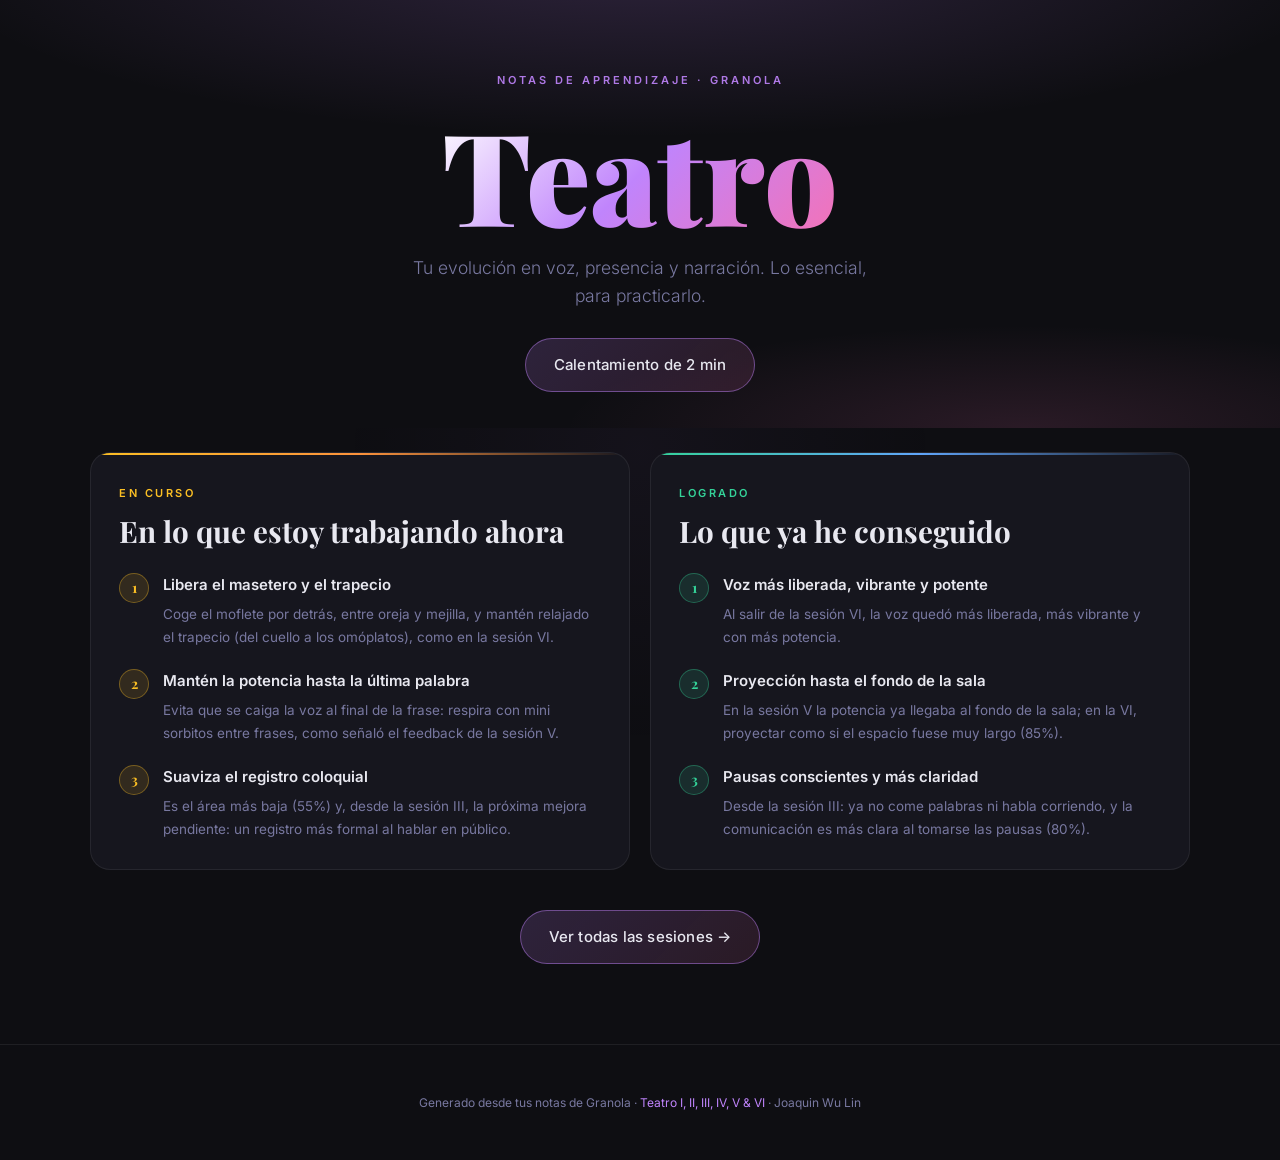
<file: index.html>
<!DOCTYPE html>
<html lang="es">
<head>
  <meta charset="UTF-8">
  <meta name="viewport" content="width=device-width, initial-scale=1.0">
  <title>Teatro — Ahora</title>
  <link rel="preconnect" href="https://fonts.googleapis.com">
  <link rel="preconnect" href="https://fonts.gstatic.com" crossorigin>
  <link rel="stylesheet" href="https://fonts.googleapis.com/css2?family=Playfair+Display:wght@400;700;900&family=Inter:wght@300;400;500;600&display=swap">
  <link rel="stylesheet" href="styles.css?v=dca54229">
</head>
<body>

<div class="spotlight" id="spotlight"></div>

<section class="hero hero-compact">
  <p class="hero-label">Notas de Aprendizaje · Granola</p>
  <h1>Teatro</h1>
  <p class="hero-sub">Tu evolución en voz, presencia y narración. Lo esencial, para practicarlo.</p>
  <a class="cta-button" href="calentamiento.html" style="margin-top:28px">Calentamiento de 2 min</a>
</section>

<section class="now-section">
  <div class="now-inner">
    <div class="now-grid">

      <div class="now-card working">
        <p class="now-kicker">En curso</p>
        <h2>En lo que estoy trabajando ahora</h2>
        <ol class="now-list">
          <li>
            <strong>Libera el masetero y el trapecio</strong>
            <p>Coge el moflete por detrás, entre oreja y mejilla, y mantén relajado el trapecio (del cuello a los omóplatos), como en la sesión VI.</p>
          </li>
          <li>
            <strong>Mantén la potencia hasta la última palabra</strong>
            <p>Evita que se caiga la voz al final de la frase: respira con mini sorbitos entre frases, como señaló el feedback de la sesión V.</p>
          </li>
          <li>
            <strong>Suaviza el registro coloquial</strong>
            <p>Es el área más baja (55%) y, desde la sesión III, la próxima mejora pendiente: un registro más formal al hablar en público.</p>
          </li>
        </ol>
      </div>

      <div class="now-card done">
        <p class="now-kicker">Logrado</p>
        <h2>Lo que ya he conseguido</h2>
        <ol class="now-list">
          <li>
            <strong>Voz más liberada, vibrante y potente</strong>
            <p>Al salir de la sesión VI, la voz quedó más liberada, más vibrante y con más potencia.</p>
          </li>
          <li>
            <strong>Proyección hasta el fondo de la sala</strong>
            <p>En la sesión V la potencia ya llegaba al fondo de la sala; en la VI, proyectar como si el espacio fuese muy largo (85%).</p>
          </li>
          <li>
            <strong>Pausas conscientes y más claridad</strong>
            <p>Desde la sesión III: ya no come palabras ni habla corriendo, y la comunicación es más clara al tomarse las pausas (80%).</p>
          </li>
        </ol>
      </div>

    </div>

    <a class="cta-button" href="sesiones.html">Ver todas las sesiones →</a>
  </div>
</section>

<footer>
  Generado desde tus notas de Granola · <span>Teatro I, II, III, IV, V &amp; VI</span> · Joaquin Wu Lin
</footer>

<script>
  const spotlight = document.getElementById('spotlight');
  document.addEventListener('mousemove', e => {
    spotlight.style.setProperty('--mx', e.clientX + 'px');
    spotlight.style.setProperty('--my', e.clientY + 'px');
  });
</script>
</body>
</html>
</file>
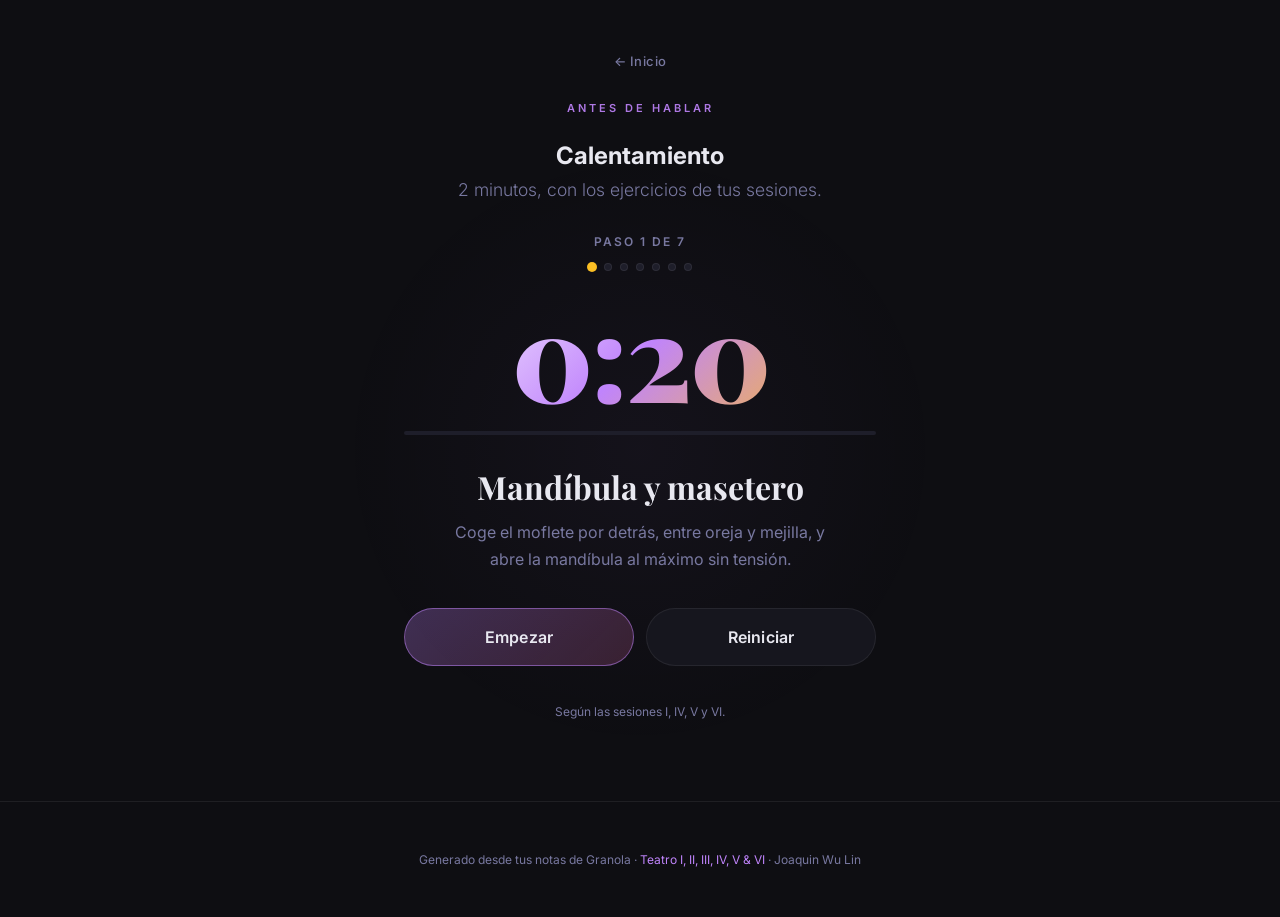
<file: calentamiento.html>
<!DOCTYPE html>
<html lang="es">
<head>
  <meta charset="UTF-8">
  <meta name="viewport" content="width=device-width, initial-scale=1.0, viewport-fit=cover">
  <meta name="theme-color" content="#0e0e12">
  <title>Teatro — Calentamiento de 2 min</title>
  <link rel="preconnect" href="https://fonts.googleapis.com">
  <link rel="preconnect" href="https://fonts.gstatic.com" crossorigin>
  <link rel="stylesheet" href="https://fonts.googleapis.com/css2?family=Playfair+Display:wght@400;700;900&family=Inter:wght@300;400;500;600&display=swap">
  <link rel="stylesheet" href="styles.css?v=dca54229">
  <style>
    .wu {
      max-width: 520px;
      margin: 0 auto;
      padding: 48px 24px 80px;
      padding-bottom: calc(80px + env(safe-area-inset-bottom, 0px));
      text-align: center;
      position: relative;
      z-index: 1;
    }
    .wu .hero-sub { margin-bottom: 28px; max-width: none; }
    .wu-progress {
      font-size: 12px;
      font-weight: 600;
      letter-spacing: 2px;
      text-transform: uppercase;
      color: var(--muted);
      margin-bottom: 12px;
    }
    .wu-dots {
      display: flex;
      justify-content: center;
      gap: 8px;
      margin-bottom: 28px;
    }
    .wu-dot {
      width: 8px;
      height: 8px;
      border-radius: 50%;
      background: var(--surface2);
      border: 1px solid var(--border);
    }
    .wu-dot.done {
      background: var(--accent4);
      border-color: rgba(52,211,153,0.5);
    }
    .wu-dot.current {
      background: var(--accent6);
      border-color: rgba(251,191,36,0.6);
      transform: scale(1.25);
    }
    .wu-timer {
      font-family: 'Playfair Display', serif;
      font-weight: 900;
      font-size: clamp(5rem, 26vw, 7.5rem);
      line-height: 0.9;
      letter-spacing: -2px;
      background: linear-gradient(135deg, #fff 0%, var(--accent1) 50%, var(--accent6) 100%);
      -webkit-background-clip: text;
      -webkit-text-fill-color: transparent;
      background-clip: text;
      margin: 8px 0 24px;
      user-select: none;
      font-variant-numeric: tabular-nums;
    }
    .wu-bar {
      width: 100%;
      height: 4px;
      background: var(--surface2);
      border-radius: 999px;
      overflow: hidden;
      margin: 0 0 32px;
    }
    .wu-bar > span {
      display: block;
      height: 100%;
      width: 0%;
      background: linear-gradient(90deg, var(--accent1), var(--accent6));
      border-radius: inherit;
    }
    .wu-title {
      font-family: 'Playfair Display', serif;
      font-size: clamp(1.5rem, 6vw, 2rem);
      font-weight: 700;
      line-height: 1.25;
      margin-bottom: 12px;
      color: var(--text);
    }
    .wu-text {
      font-size: 16px;
      line-height: 1.65;
      color: var(--muted);
      margin: 0 auto 36px;
      max-width: 400px;
    }
    .wu-controls {
      display: flex;
      gap: 12px;
    }
    .wu-btn {
      flex: 1;
      min-height: 56px;
      padding: 14px 20px;
      border-radius: 999px;
      font-family: 'Inter', sans-serif;
      font-size: 16px;
      font-weight: 600;
      letter-spacing: 0.2px;
      border: 1px solid var(--border);
      background: var(--surface);
      color: var(--text);
      cursor: pointer;
      touch-action: manipulation;
      -webkit-tap-highlight-color: transparent;
    }
    .wu-btn.primary {
      background: linear-gradient(135deg, rgba(192,132,252,0.28), rgba(244,114,182,0.18));
      border-color: rgba(192,132,252,0.5);
    }
    .wu-btn:active { transform: scale(0.98); }
    .wu-btn:disabled { opacity: 0.4; pointer-events: none; }
    .wu-source {
      margin-top: 36px;
      font-size: 12px;
      color: var(--muted);
    }
    .wu.is-done .wu-timer { font-size: clamp(2.4rem, 10vw, 3.2rem); letter-spacing: 0; }
    @media (min-width: 640px) {
      .wu-btn { min-height: 58px; }
    }
  </style>
</head>
<body>

<div class="spotlight" id="spotlight"></div>

<section class="wu" id="warmup">
  <a class="page-nav" href="index.html">← Inicio</a>
  <p class="hero-label">Antes de hablar</p>
  <h1>Calentamiento</h1>
  <p class="hero-sub">2 minutos, con los ejercicios de tus sesiones.</p>

  <p class="wu-progress">Paso <span id="stepNum">1</span> de <span id="stepTotal">7</span></p>
  <div class="wu-dots" id="dots" aria-hidden="true"></div>

  <div class="wu-timer" id="timer" aria-live="polite">0:20</div>
  <div class="wu-bar" aria-hidden="true"><span id="bar"></span></div>
  <h2 class="wu-title" id="stepTitle"></h2>
  <p class="wu-text" id="stepText"></p>

  <div class="wu-controls">
    <button class="wu-btn primary" id="btnStart" type="button">Empezar</button>
    <button class="wu-btn" id="btnReset" type="button">Reiniciar</button>
  </div>
  <p class="wu-source">Según las sesiones I, IV, V y VI.</p>
</section>

<footer>
  Generado desde tus notas de Granola · <span>Teatro I, II, III, IV, V &amp; VI</span> · Joaquin Wu Lin
</footer>

<script>
  const STEPS = [
    {
      name: 'Mandíbula y masetero',
      text: 'Coge el moflete por detrás, entre oreja y mejilla, y abre la mandíbula al máximo sin tensión.',
      seconds: 20
    },
    {
      name: 'Relaja el trapecio',
      text: 'Sube el brazo y déjalo caer sin tensión. Enfócate solo en subirlo; debe caer solo.',
      seconds: 15
    },
    {
      name: 'Respiración',
      text: 'Respira por la boca: es más eficiente que por la nariz. El aire es la “gasolina” que proyecta el mensaje; coge mini sorbitos.',
      seconds: 15
    },
    {
      name: 'Diafragma: pose Superwoman',
      text: 'Ponte en pose Superwoman y haz el sonido “CH” (y “TS”) para activar y sentir el diafragma. Si solo haces uno, este.',
      seconds: 25
    },
    {
      name: 'Resonancia',
      text: 'Rumia como si saborearas algo y haz el sonido “OM” para sentir el retumbe en la caja torácica. Deja la lengua relajada.',
      seconds: 15
    },
    {
      name: 'Articulación',
      text: 'Mastica exageradamente como “degustando algo”. Sopla haciendo “BR” para que los labios queden sueltos y activos.',
      seconds: 15
    },
    {
      name: 'Proyección',
      text: 'Proyecta la voz como si el espacio fuese muy largo, hacia la última persona de la sala. Cuerpo fluido, “be like water”.',
      seconds: 15
    }
  ];

  const els = {
    wrap: document.getElementById('warmup'),
    stepNum: document.getElementById('stepNum'),
    stepTotal: document.getElementById('stepTotal'),
    dots: document.getElementById('dots'),
    timer: document.getElementById('timer'),
    bar: document.getElementById('bar'),
    title: document.getElementById('stepTitle'),
    text: document.getElementById('stepText'),
    start: document.getElementById('btnStart'),
    reset: document.getElementById('btnReset')
  };

  els.stepTotal.textContent = String(STEPS.length);

  let index = 0;
  let remaining = STEPS[0].seconds;
  let running = false;
  let raf = 0;
  let lastTs = 0;
  let audioCtx = null;
  let wakeLock = null;

  function format(sec) {
    const s = Math.max(0, Math.ceil(sec));
    const m = Math.floor(s / 60);
    const r = s % 60;
    return m + ':' + String(r).padStart(2, '0');
  }

  function render(done) {
    const step = STEPS[index];
    els.stepNum.textContent = String(index + 1);
    els.title.textContent = done ? 'Calentamiento terminado' : step.name;
    els.text.textContent = done
      ? 'Si te queda una cosa: mantén el diafragma activo y respira entre frases para llegar con fuerza hasta la última fila.'
      : step.text;
    els.timer.textContent = done ? 'Listo' : format(remaining);
    els.wrap.classList.toggle('is-done', !!done);
    els.start.textContent = running ? 'Pausar' : (index === 0 && remaining === STEPS[0].seconds ? 'Empezar' : (done ? 'Otra vez' : 'Seguir'));
    els.dots.innerHTML = STEPS.map((_, i) => {
      const cls = done || i < index ? 'done' : (i === index ? 'current' : '');
      return '<span class="wu-dot ' + cls + '"></span>';
    }).join('');
    const total = STEPS.reduce((a, s) => a + s.seconds, 0);
    const elapsed = STEPS.slice(0, index).reduce((a, s) => a + s.seconds, 0) + (done ? step.seconds : (step.seconds - remaining));
    els.bar.style.width = Math.min(100, (elapsed / total) * 100) + '%';
  }

  function cue(final) {
    if (navigator.vibrate) {
      try { navigator.vibrate(final ? [160, 80, 200] : 180); } catch (e) {}
    }
    try {
      if (!audioCtx) return;
      if (audioCtx.state === 'suspended') audioCtx.resume();
      const now = audioCtx.currentTime;
      const beep = (freq, start, dur, vol) => {
        const osc = audioCtx.createOscillator();
        const gain = audioCtx.createGain();
        osc.type = 'sine';
        osc.frequency.setValueAtTime(freq, now + start);
        gain.gain.setValueAtTime(0.0001, now + start);
        gain.gain.exponentialRampToValueAtTime(vol, now + start + 0.02);
        gain.gain.exponentialRampToValueAtTime(0.0001, now + start + dur);
        osc.connect(gain);
        gain.connect(audioCtx.destination);
        osc.start(now + start);
        osc.stop(now + start + dur + 0.02);
      };
      if (final) {
        beep(392, 0, 0.18, 0.07);
        beep(523.25, 0.2, 0.28, 0.08);
      } else {
        beep(523.25, 0, 0.22, 0.07);
      }
    } catch (e) {}
  }

  async function lockScreen() {
    try {
      if ('wakeLock' in navigator) {
        wakeLock = await navigator.wakeLock.request('screen');
      }
    } catch (e) { wakeLock = null; }
  }

  async function unlockScreen() {
    try { if (wakeLock) await wakeLock.release(); } catch (e) {}
    wakeLock = null;
  }

  function ensureAudio() {
    if (!audioCtx) {
      const Ctx = window.AudioContext || window.webkitAudioContext;
      if (Ctx) audioCtx = new Ctx();
    }
    if (audioCtx && audioCtx.state === 'suspended') audioCtx.resume();
  }

  function tick(ts) {
    if (!running) return;
    if (!lastTs) lastTs = ts;
    const dt = Math.min(0.1, (ts - lastTs) / 1000);
    lastTs = ts;
    remaining -= dt;
    if (remaining <= 0) {
      if (index < STEPS.length - 1) {
        index += 1;
        remaining = STEPS[index].seconds;
        cue(false);
        render(false);
      } else {
        remaining = 0;
        running = false;
        unlockScreen();
        cue(true);
        render(true);
        return;
      }
    } else {
      render(false);
    }
    raf = requestAnimationFrame(tick);
  }

  function play() {
    if (els.wrap.classList.contains('is-done')) {
      index = 0;
      remaining = STEPS[0].seconds;
    }
    ensureAudio();
    running = true;
    lastTs = 0;
    lockScreen();
    render(false);
    raf = requestAnimationFrame(tick);
  }

  function pause() {
    running = false;
    if (raf) cancelAnimationFrame(raf);
    lastTs = 0;
    unlockScreen();
    render(false);
  }

  function reset() {
    running = false;
    if (raf) cancelAnimationFrame(raf);
    lastTs = 0;
    index = 0;
    remaining = STEPS[0].seconds;
    unlockScreen();
    render(false);
  }

  els.start.addEventListener('click', () => {
    if (running) pause();
    else play();
  });
  els.reset.addEventListener('click', reset);

  document.addEventListener('visibilitychange', () => {
    if (document.visibilityState === 'visible' && running) lockScreen();
  });

  const spotlight = document.getElementById('spotlight');
  document.addEventListener('mousemove', e => {
    spotlight.style.setProperty('--mx', e.clientX + 'px');
    spotlight.style.setProperty('--my', e.clientY + 'px');
  });

  render(false);
</script>
</body>
</html>
</file>
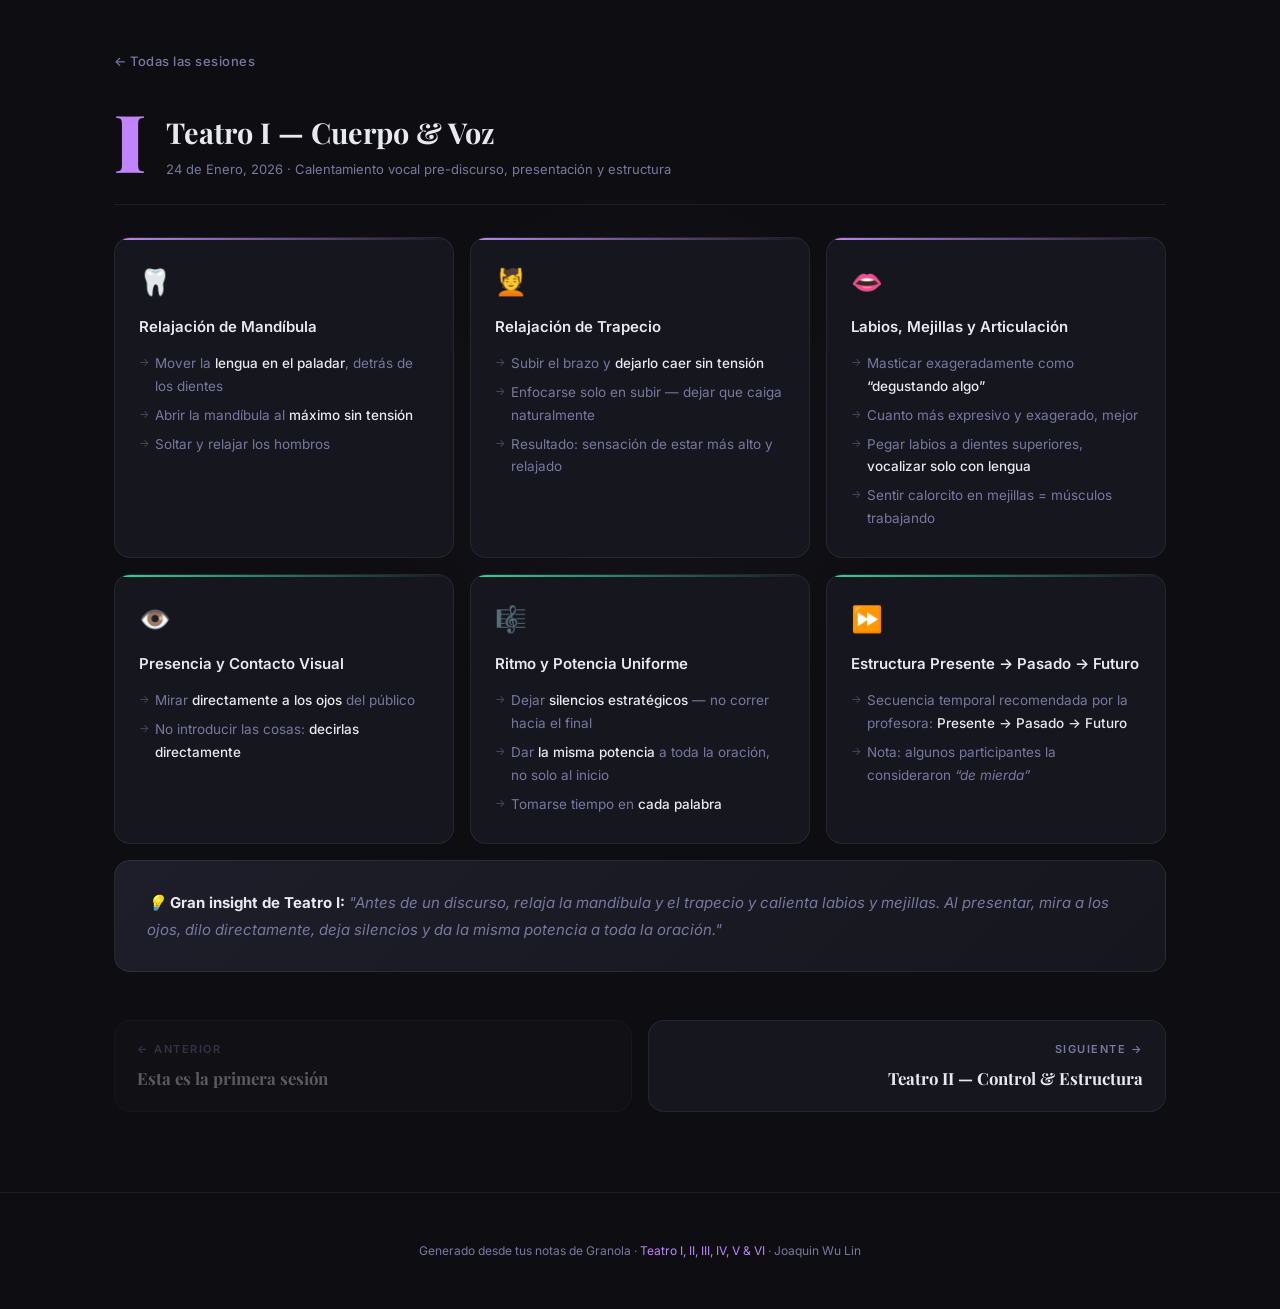
<file: sesion-1.html>
<!DOCTYPE html>
<html lang="es">
<head>
  <meta charset="UTF-8">
  <meta name="viewport" content="width=device-width, initial-scale=1.0">
  <title>Teatro I — Cuerpo & Voz</title>
  <link rel="preconnect" href="https://fonts.googleapis.com">
  <link rel="preconnect" href="https://fonts.gstatic.com" crossorigin>
  <link rel="stylesheet" href="https://fonts.googleapis.com/css2?family=Playfair+Display:wght@400;700;900&family=Inter:wght@300;400;500;600&display=swap">
  <link rel="stylesheet" href="styles.css?v=dca54229">
</head>
<body>

<div class="spotlight" id="spotlight"></div>

<section class="detail-page">
  <a class="page-nav" href="sesiones.html">← Todas las sesiones</a>
  <div class="session-block">
    <div class="session-header">
      <div class="session-roman i">I</div>
      <div class="session-meta">
        <h2>Teatro I — Cuerpo & Voz</h2>
        <p>24 de Enero, 2026 · Calentamiento vocal pre-discurso, presentación y estructura</p>
      </div>
    </div>

    <div class="cards-grid">

      <div class="card purple">
        <span class="card-icon">🦷</span>
        <div class="card-title">Relajación de Mandíbula</div>
        <div class="card-body">
          <ul>
            <li>Mover la <strong>lengua en el paladar</strong>, detrás de los dientes</li>
            <li>Abrir la mandíbula al <strong>máximo sin tensión</strong></li>
            <li>Soltar y relajar los hombros</li>
          </ul>
        </div>
      </div>

      <div class="card purple">
        <span class="card-icon">💆</span>
        <div class="card-title">Relajación de Trapecio</div>
        <div class="card-body">
          <ul>
            <li>Subir el brazo y <strong>dejarlo caer sin tensión</strong></li>
            <li>Enfocarse solo en subir — dejar que caiga naturalmente</li>
            <li>Resultado: sensación de estar más alto y relajado</li>
          </ul>
        </div>
      </div>

      <div class="card purple">
        <span class="card-icon">👄</span>
        <div class="card-title">Labios, Mejillas y Articulación</div>
        <div class="card-body">
          <ul>
            <li>Masticar exageradamente como <strong>“degustando algo”</strong></li>
            <li>Cuanto más expresivo y exagerado, mejor</li>
            <li>Pegar labios a dientes superiores, <strong>vocalizar solo con lengua</strong></li>
            <li>Sentir calorcito en mejillas = músculos trabajando</li>
          </ul>
        </div>
      </div>

      <div class="card green">
        <span class="card-icon">👁️</span>
        <div class="card-title">Presencia y Contacto Visual</div>
        <div class="card-body">
          <ul>
            <li>Mirar <strong>directamente a los ojos</strong> del público</li>
            <li>No introducir las cosas: <strong>decirlas directamente</strong></li>
          </ul>
        </div>
      </div>

      <div class="card green">
        <span class="card-icon">🎼</span>
        <div class="card-title">Ritmo y Potencia Uniforme</div>
        <div class="card-body">
          <ul>
            <li>Dejar <strong>silencios estratégicos</strong> — no correr hacia el final</li>
            <li>Dar <strong>la misma potencia</strong> a toda la oración, no solo al inicio</li>
            <li>Tomarse tiempo en <strong>cada palabra</strong></li>
          </ul>
        </div>
      </div>

      <div class="card green">
        <span class="card-icon">⏩</span>
        <div class="card-title">Estructura Presente → Pasado → Futuro</div>
        <div class="card-body">
          <ul>
            <li>Secuencia temporal recomendada por la profesora: <strong>Presente → Pasado → Futuro</strong></li>
            <li>Nota: algunos participantes la consideraron <em>“de mierda”</em></li>
          </ul>
        </div>
      </div>

      <div class="highlight-card">
        💡 <strong>Gran insight de Teatro I:</strong> "Antes de un discurso, relaja la mandíbula y el trapecio y calienta labios y mejillas. Al presentar, mira a los ojos, dilo directamente, deja silencios y da la misma potencia a toda la oración."
      </div>

    </div>
  </div>

  <nav class="session-pager">
    <span class="pager-link prev disabled">
      <span class="pager-dir">← Anterior</span>
      <span class="pager-title">Esta es la primera sesión</span>
    </span>
    <a class="pager-link next" href="sesion-2.html">
      <span class="pager-dir">Siguiente →</span>
      <span class="pager-title">Teatro II — Control & Estructura</span>
    </a>
  </nav>
</section>

<footer>
  Generado desde tus notas de Granola · <span>Teatro I, II, III, IV, V & VI</span> · Joaquin Wu Lin
</footer>

<script>
  const spotlight = document.getElementById('spotlight');
  document.addEventListener('mousemove', e => {
    spotlight.style.setProperty('--mx', e.clientX + 'px');
    spotlight.style.setProperty('--my', e.clientY + 'px');
  });
</script>
</body>
</html>
</file>
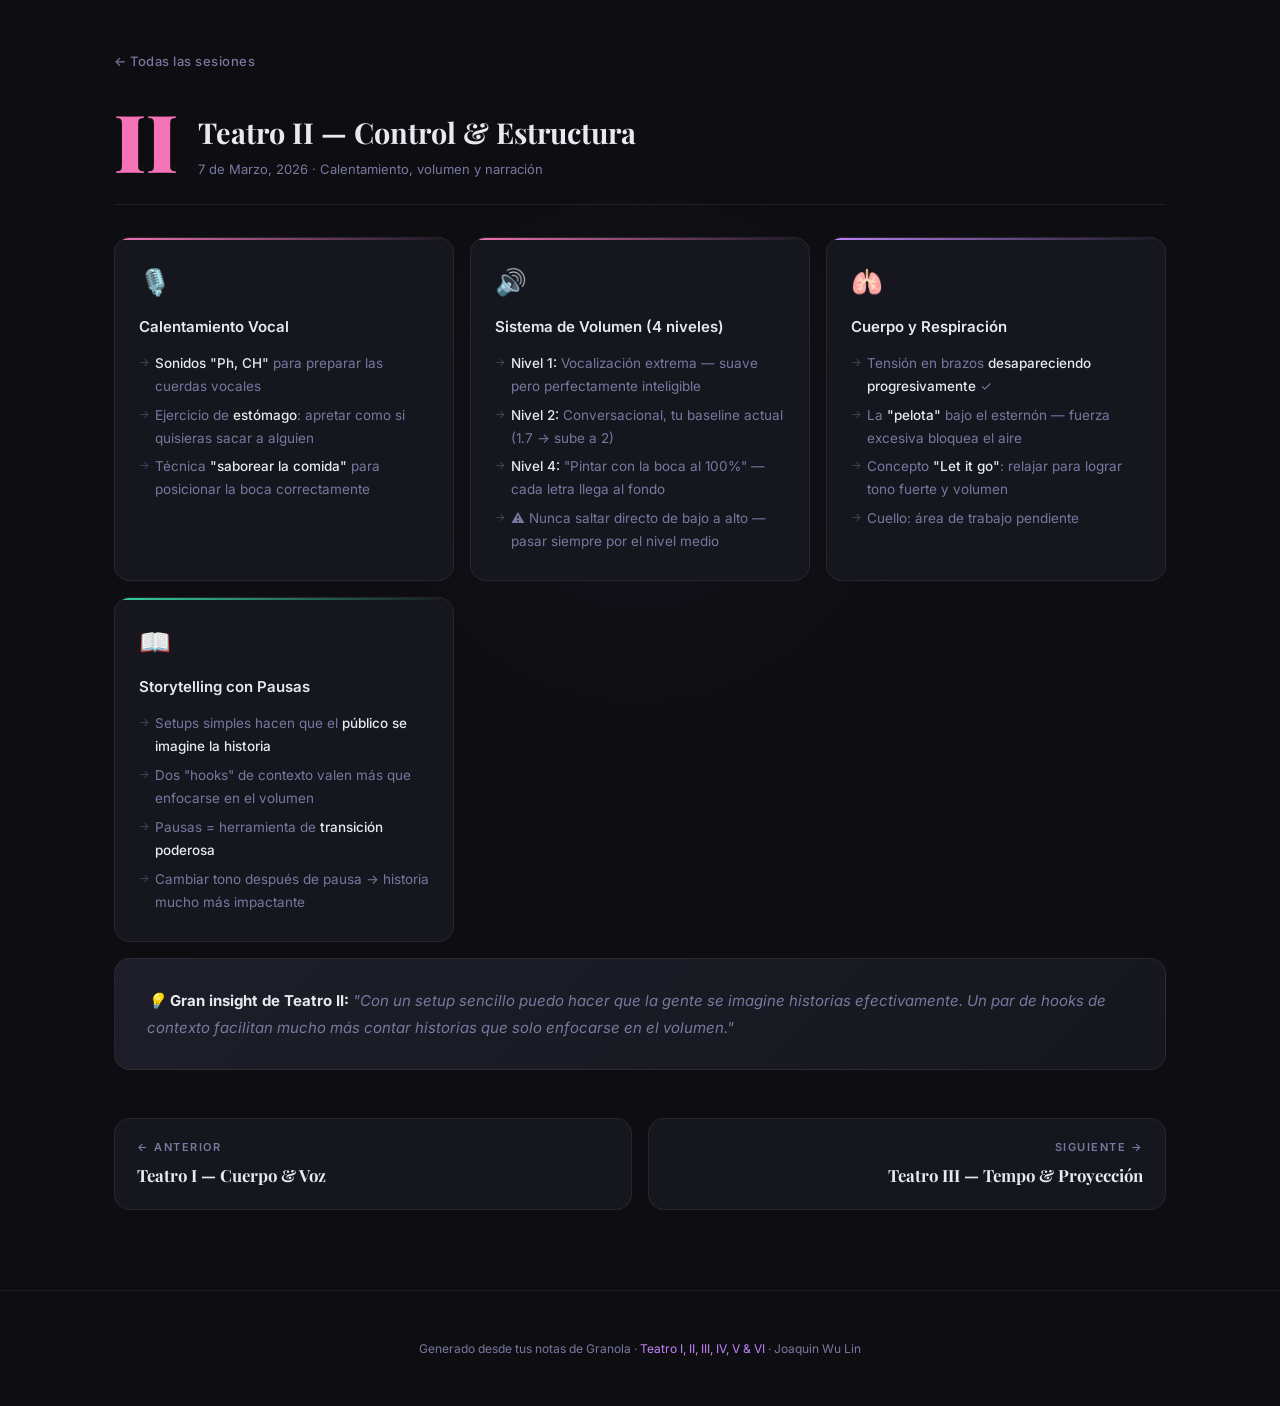
<file: sesion-2.html>
<!DOCTYPE html>
<html lang="es">
<head>
  <meta charset="UTF-8">
  <meta name="viewport" content="width=device-width, initial-scale=1.0">
  <title>Teatro II — Control & Estructura</title>
  <link rel="preconnect" href="https://fonts.googleapis.com">
  <link rel="preconnect" href="https://fonts.gstatic.com" crossorigin>
  <link rel="stylesheet" href="https://fonts.googleapis.com/css2?family=Playfair+Display:wght@400;700;900&family=Inter:wght@300;400;500;600&display=swap">
  <link rel="stylesheet" href="styles.css?v=dca54229">
</head>
<body>

<div class="spotlight" id="spotlight"></div>

<section class="detail-page">
  <a class="page-nav" href="sesiones.html">← Todas las sesiones</a>
  <div class="session-block">
    <div class="session-header">
      <div class="session-roman ii">II</div>
      <div class="session-meta">
        <h2>Teatro II — Control & Estructura</h2>
        <p>7 de Marzo, 2026 · Calentamiento, volumen y narración</p>
      </div>
    </div>

    <div class="cards-grid">

      <div class="card pink">
        <span class="card-icon">🎙️</span>
        <div class="card-title">Calentamiento Vocal</div>
        <div class="card-body">
          <ul>
            <li><strong>Sonidos "Ph, CH"</strong> para preparar las cuerdas vocales</li>
            <li>Ejercicio de <strong>estómago</strong>: apretar como si quisieras sacar a alguien</li>
            <li>Técnica <strong>"saborear la comida"</strong> para posicionar la boca correctamente</li>
          </ul>
        </div>
      </div>

      <div class="card pink">
        <span class="card-icon">🔊</span>
        <div class="card-title">Sistema de Volumen (4 niveles)</div>
        <div class="card-body">
          <ul>
            <li><strong>Nivel 1:</strong> Vocalización extrema — suave pero perfectamente inteligible</li>
            <li><strong>Nivel 2:</strong> Conversacional, tu baseline actual (1.7 → sube a 2)</li>
            <li><strong>Nivel 4:</strong> "Pintar con la boca al 100%" — cada letra llega al fondo</li>
            <li>⚠️ Nunca saltar directo de bajo a alto — pasar siempre por el nivel medio</li>
          </ul>
        </div>
      </div>

      <div class="card purple">
        <span class="card-icon">🫁</span>
        <div class="card-title">Cuerpo y Respiración</div>
        <div class="card-body">
          <ul>
            <li>Tensión en brazos <strong>desapareciendo progresivamente</strong> ✓</li>
            <li>La <strong>"pelota"</strong> bajo el esternón — fuerza excesiva bloquea el aire</li>
            <li>Concepto <strong>"Let it go"</strong>: relajar para lograr tono fuerte y volumen</li>
            <li>Cuello: área de trabajo pendiente</li>
          </ul>
        </div>
      </div>

      <div class="card green">
        <span class="card-icon">📖</span>
        <div class="card-title">Storytelling con Pausas</div>
        <div class="card-body">
          <ul>
            <li>Setups simples hacen que el <strong>público se imagine la historia</strong></li>
            <li>Dos "hooks" de contexto valen más que enfocarse en el volumen</li>
            <li>Pausas = herramienta de <strong>transición poderosa</strong></li>
            <li>Cambiar tono después de pausa → historia mucho más impactante</li>
          </ul>
        </div>
      </div>

      <div class="highlight-card">
        💡 <strong>Gran insight de Teatro II:</strong> "Con un setup sencillo puedo hacer que la gente se imagine historias efectivamente. Un par de <em>hooks</em> de contexto facilitan mucho más contar historias que solo enfocarse en el volumen."
      </div>

    </div>
  </div>

  <nav class="session-pager">
    <a class="pager-link prev" href="sesion-1.html">
      <span class="pager-dir">← Anterior</span>
      <span class="pager-title">Teatro I — Cuerpo & Voz</span>
    </a>
    <a class="pager-link next" href="sesion-3.html">
      <span class="pager-dir">Siguiente →</span>
      <span class="pager-title">Teatro III — Tempo & Proyección</span>
    </a>
  </nav>
</section>

<footer>
  Generado desde tus notas de Granola · <span>Teatro I, II, III, IV, V & VI</span> · Joaquin Wu Lin
</footer>

<script>
  const spotlight = document.getElementById('spotlight');
  document.addEventListener('mousemove', e => {
    spotlight.style.setProperty('--mx', e.clientX + 'px');
    spotlight.style.setProperty('--my', e.clientY + 'px');
  });
</script>
</body>
</html>
</file>
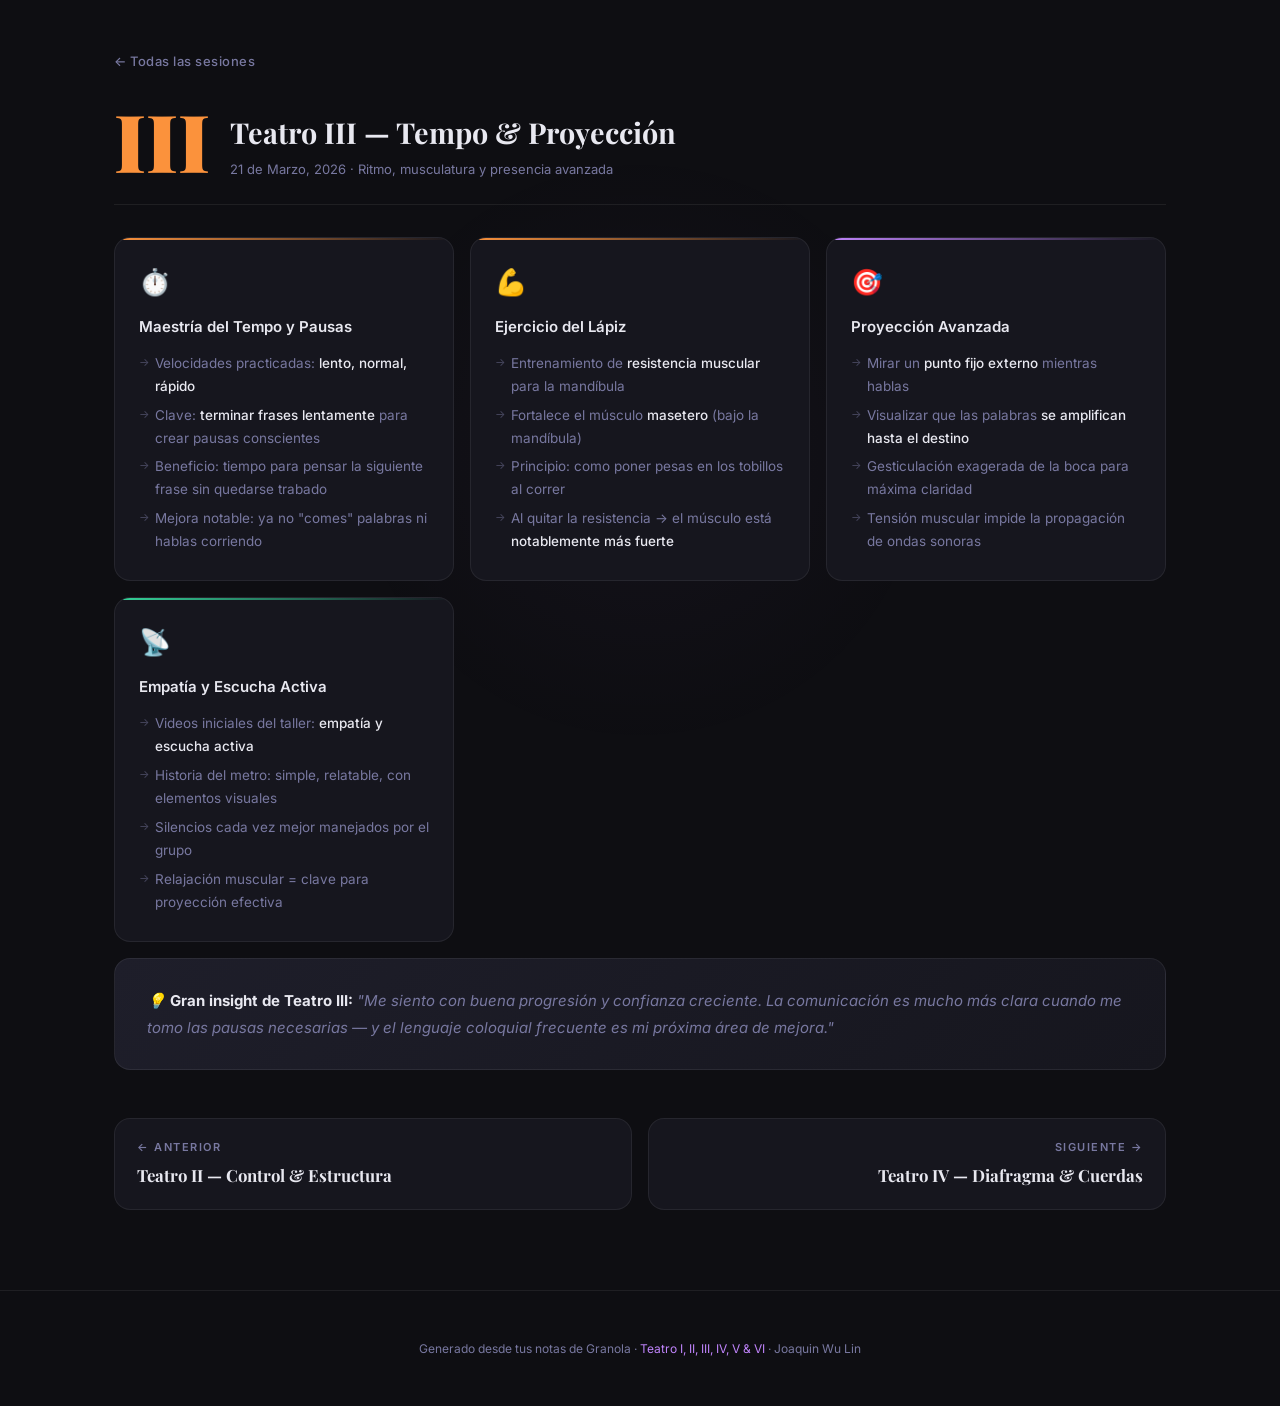
<file: sesion-3.html>
<!DOCTYPE html>
<html lang="es">
<head>
  <meta charset="UTF-8">
  <meta name="viewport" content="width=device-width, initial-scale=1.0">
  <title>Teatro III — Tempo & Proyección</title>
  <link rel="preconnect" href="https://fonts.googleapis.com">
  <link rel="preconnect" href="https://fonts.gstatic.com" crossorigin>
  <link rel="stylesheet" href="https://fonts.googleapis.com/css2?family=Playfair+Display:wght@400;700;900&family=Inter:wght@300;400;500;600&display=swap">
  <link rel="stylesheet" href="styles.css?v=dca54229">
</head>
<body>

<div class="spotlight" id="spotlight"></div>

<section class="detail-page">
  <a class="page-nav" href="sesiones.html">← Todas las sesiones</a>
  <div class="session-block">
    <div class="session-header">
      <div class="session-roman iii">III</div>
      <div class="session-meta">
        <h2>Teatro III — Tempo & Proyección</h2>
        <p>21 de Marzo, 2026 · Ritmo, musculatura y presencia avanzada</p>
      </div>
    </div>

    <div class="cards-grid">

      <div class="card orange">
        <span class="card-icon">⏱️</span>
        <div class="card-title">Maestría del Tempo y Pausas</div>
        <div class="card-body">
          <ul>
            <li>Velocidades practicadas: <strong>lento, normal, rápido</strong></li>
            <li>Clave: <strong>terminar frases lentamente</strong> para crear pausas conscientes</li>
            <li>Beneficio: tiempo para pensar la siguiente frase sin quedarse trabado</li>
            <li>Mejora notable: ya no "comes" palabras ni hablas corriendo</li>
          </ul>
        </div>
      </div>

      <div class="card orange">
        <span class="card-icon">💪</span>
        <div class="card-title">Ejercicio del Lápiz</div>
        <div class="card-body">
          <ul>
            <li>Entrenamiento de <strong>resistencia muscular</strong> para la mandíbula</li>
            <li>Fortalece el músculo <strong>masetero</strong> (bajo la mandíbula)</li>
            <li>Principio: como poner pesas en los tobillos al correr</li>
            <li>Al quitar la resistencia → el músculo está <strong>notablemente más fuerte</strong></li>
          </ul>
        </div>
      </div>

      <div class="card purple">
        <span class="card-icon">🎯</span>
        <div class="card-title">Proyección Avanzada</div>
        <div class="card-body">
          <ul>
            <li>Mirar un <strong>punto fijo externo</strong> mientras hablas</li>
            <li>Visualizar que las palabras <strong>se amplifican hasta el destino</strong></li>
            <li>Gesticulación exagerada de la boca para máxima claridad</li>
            <li>Tensión muscular impide la propagación de ondas sonoras</li>
          </ul>
        </div>
      </div>

      <div class="card green">
        <span class="card-icon">📡</span>
        <div class="card-title">Empatía y Escucha Activa</div>
        <div class="card-body">
          <ul>
            <li>Videos iniciales del taller: <strong>empatía y escucha activa</strong></li>
            <li>Historia del metro: simple, relatable, con elementos visuales</li>
            <li>Silencios cada vez mejor manejados por el grupo</li>
            <li>Relajación muscular = clave para proyección efectiva</li>
          </ul>
        </div>
      </div>

      <div class="highlight-card">
        💡 <strong>Gran insight de Teatro III:</strong> "Me siento con buena progresión y confianza creciente. La comunicación es mucho más clara cuando me tomo las pausas necesarias — y el lenguaje coloquial frecuente es mi próxima área de mejora."
      </div>

    </div>
  </div>

  <nav class="session-pager">
    <a class="pager-link prev" href="sesion-2.html">
      <span class="pager-dir">← Anterior</span>
      <span class="pager-title">Teatro II — Control & Estructura</span>
    </a>
    <a class="pager-link next" href="sesion-4.html">
      <span class="pager-dir">Siguiente →</span>
      <span class="pager-title">Teatro IV — Diafragma & Cuerdas</span>
    </a>
  </nav>
</section>

<footer>
  Generado desde tus notas de Granola · <span>Teatro I, II, III, IV, V & VI</span> · Joaquin Wu Lin
</footer>

<script>
  const spotlight = document.getElementById('spotlight');
  document.addEventListener('mousemove', e => {
    spotlight.style.setProperty('--mx', e.clientX + 'px');
    spotlight.style.setProperty('--my', e.clientY + 'px');
  });
</script>
</body>
</html>
</file>
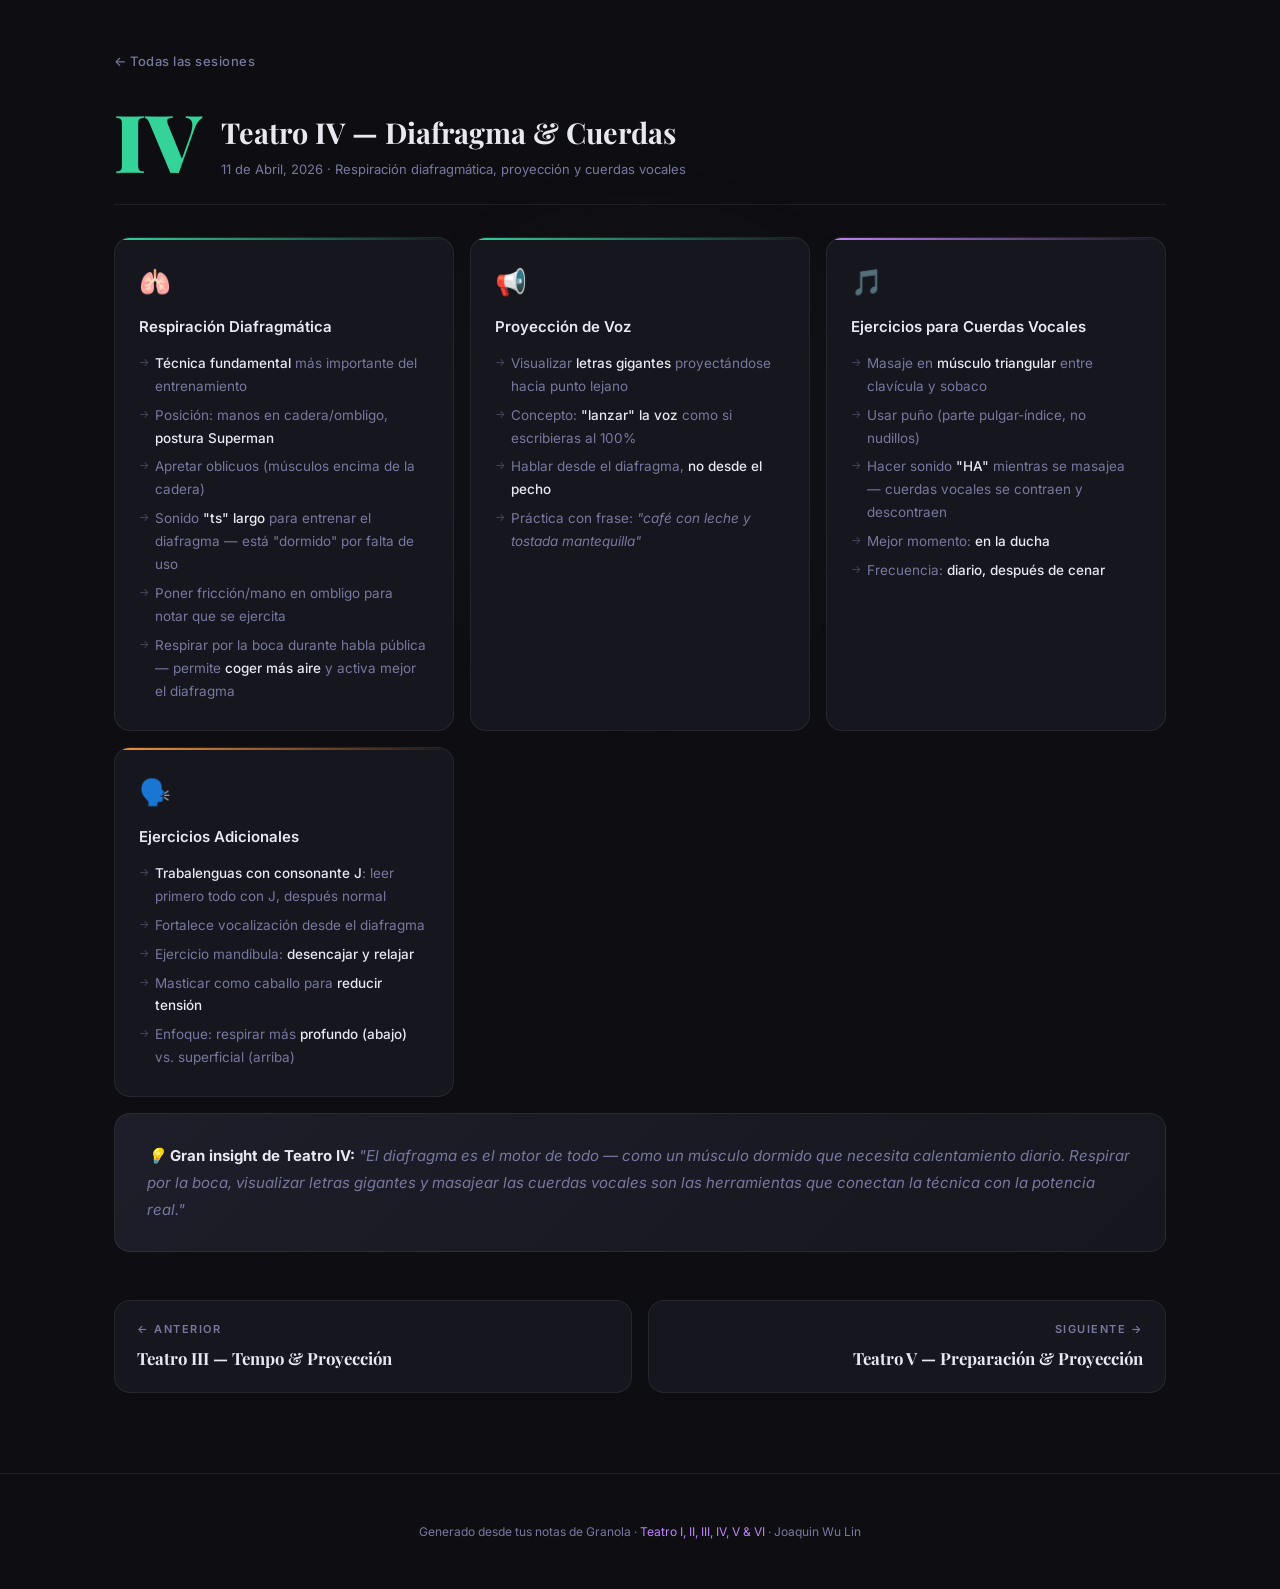
<file: sesion-4.html>
<!DOCTYPE html>
<html lang="es">
<head>
  <meta charset="UTF-8">
  <meta name="viewport" content="width=device-width, initial-scale=1.0">
  <title>Teatro IV — Diafragma & Cuerdas</title>
  <link rel="preconnect" href="https://fonts.googleapis.com">
  <link rel="preconnect" href="https://fonts.gstatic.com" crossorigin>
  <link rel="stylesheet" href="https://fonts.googleapis.com/css2?family=Playfair+Display:wght@400;700;900&family=Inter:wght@300;400;500;600&display=swap">
  <link rel="stylesheet" href="styles.css?v=dca54229">
</head>
<body>

<div class="spotlight" id="spotlight"></div>

<section class="detail-page">
  <a class="page-nav" href="sesiones.html">← Todas las sesiones</a>
  <div class="session-block">
    <div class="session-header">
      <div class="session-roman iv">IV</div>
      <div class="session-meta">
        <h2>Teatro IV — Diafragma & Cuerdas</h2>
        <p>11 de Abril, 2026 · Respiración diafragmática, proyección y cuerdas vocales</p>
      </div>
    </div>

    <div class="cards-grid">

      <div class="card green">
        <span class="card-icon">🫁</span>
        <div class="card-title">Respiración Diafragmática</div>
        <div class="card-body">
          <ul>
            <li><strong>Técnica fundamental</strong> más importante del entrenamiento</li>
            <li>Posición: manos en cadera/ombligo, <strong>postura Superman</strong></li>
            <li>Apretar oblicuos (músculos encima de la cadera)</li>
            <li>Sonido <strong>"ts" largo</strong> para entrenar el diafragma — está "dormido" por falta de uso</li>
            <li>Poner fricción/mano en ombligo para notar que se ejercita</li>
            <li>Respirar por la boca durante habla pública — permite <strong>coger más aire</strong> y activa mejor el diafragma</li>
          </ul>
        </div>
      </div>

      <div class="card green">
        <span class="card-icon">📢</span>
        <div class="card-title">Proyección de Voz</div>
        <div class="card-body">
          <ul>
            <li>Visualizar <strong>letras gigantes</strong> proyectándose hacia punto lejano</li>
            <li>Concepto: <strong>"lanzar" la voz</strong> como si escribieras al 100%</li>
            <li>Hablar desde el diafragma, <strong>no desde el pecho</strong></li>
            <li>Práctica con frase: <em>"café con leche y tostada mantequilla"</em></li>
          </ul>
        </div>
      </div>

      <div class="card purple">
        <span class="card-icon">🎵</span>
        <div class="card-title">Ejercicios para Cuerdas Vocales</div>
        <div class="card-body">
          <ul>
            <li>Masaje en <strong>músculo triangular</strong> entre clavícula y sobaco</li>
            <li>Usar puño (parte pulgar-índice, no nudillos)</li>
            <li>Hacer sonido <strong>"HA"</strong> mientras se masajea — cuerdas vocales se contraen y descontraen</li>
            <li>Mejor momento: <strong>en la ducha</strong></li>
            <li>Frecuencia: <strong>diario, después de cenar</strong></li>
          </ul>
        </div>
      </div>

      <div class="card orange">
        <span class="card-icon">🗣️</span>
        <div class="card-title">Ejercicios Adicionales</div>
        <div class="card-body">
          <ul>
            <li><strong>Trabalenguas con consonante J</strong>: leer primero todo con J, después normal</li>
            <li>Fortalece vocalización desde el diafragma</li>
            <li>Ejercicio mandíbula: <strong>desencajar y relajar</strong></li>
            <li>Masticar como caballo para <strong>reducir tensión</strong></li>
            <li>Enfoque: respirar más <strong>profundo (abajo)</strong> vs. superficial (arriba)</li>
          </ul>
        </div>
      </div>

      <div class="highlight-card">
        💡 <strong>Gran insight de Teatro IV:</strong> "El diafragma es el motor de todo — como un músculo dormido que necesita calentamiento diario. Respirar por la boca, visualizar letras gigantes y masajear las cuerdas vocales son las herramientas que conectan la técnica con la potencia real."
      </div>

    </div>
  </div>

  <nav class="session-pager">
    <a class="pager-link prev" href="sesion-3.html">
      <span class="pager-dir">← Anterior</span>
      <span class="pager-title">Teatro III — Tempo & Proyección</span>
    </a>
    <a class="pager-link next" href="sesion-5.html">
      <span class="pager-dir">Siguiente →</span>
      <span class="pager-title">Teatro V — Preparación & Proyección</span>
    </a>
  </nav>
</section>

<footer>
  Generado desde tus notas de Granola · <span>Teatro I, II, III, IV, V & VI</span> · Joaquin Wu Lin
</footer>

<script>
  const spotlight = document.getElementById('spotlight');
  document.addEventListener('mousemove', e => {
    spotlight.style.setProperty('--mx', e.clientX + 'px');
    spotlight.style.setProperty('--my', e.clientY + 'px');
  });
</script>
</body>
</html>
</file>
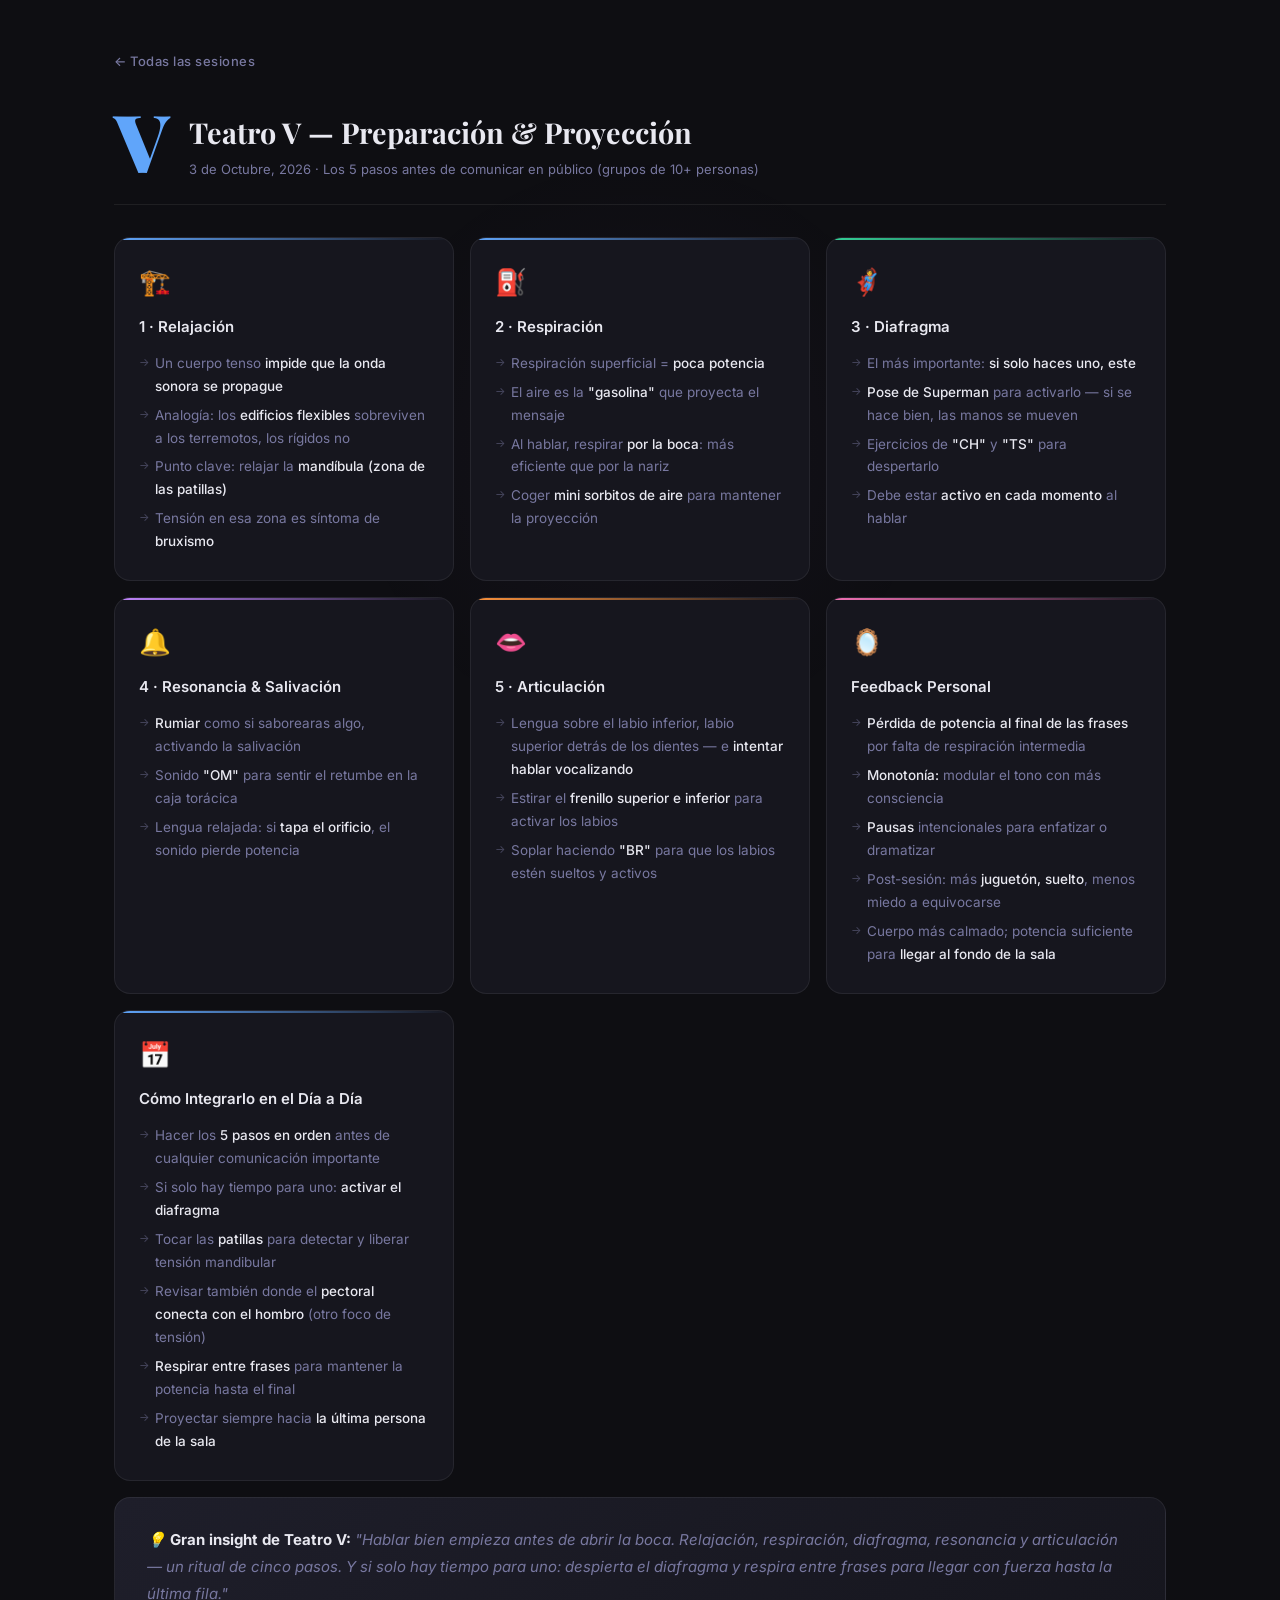
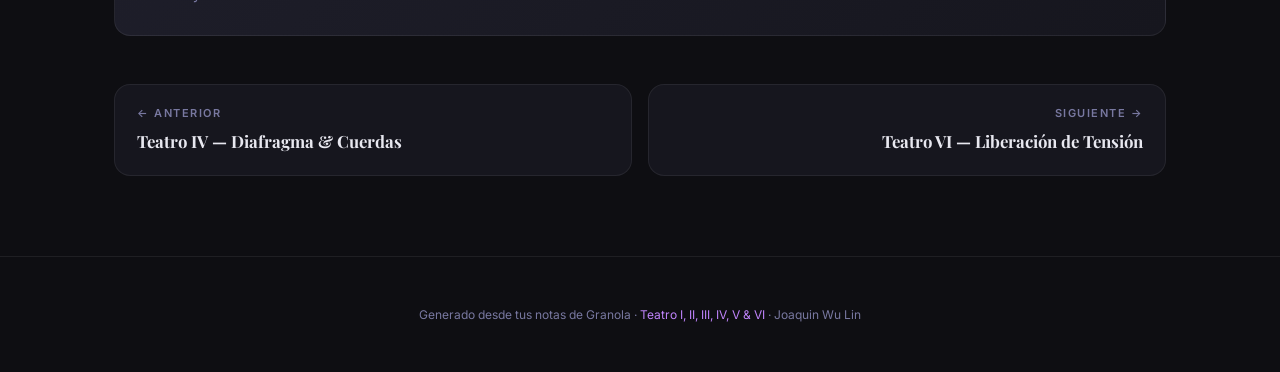
<file: sesion-5.html>
<!DOCTYPE html>
<html lang="es">
<head>
  <meta charset="UTF-8">
  <meta name="viewport" content="width=device-width, initial-scale=1.0">
  <title>Teatro V — Preparación & Proyección</title>
  <link rel="preconnect" href="https://fonts.googleapis.com">
  <link rel="preconnect" href="https://fonts.gstatic.com" crossorigin>
  <link rel="stylesheet" href="https://fonts.googleapis.com/css2?family=Playfair+Display:wght@400;700;900&family=Inter:wght@300;400;500;600&display=swap">
  <link rel="stylesheet" href="styles.css?v=dca54229">
</head>
<body>

<div class="spotlight" id="spotlight"></div>

<section class="detail-page">
  <a class="page-nav" href="sesiones.html">← Todas las sesiones</a>
  <div class="session-block">
    <div class="session-header">
      <div class="session-roman v">V</div>
      <div class="session-meta">
        <h2>Teatro V — Preparación & Proyección</h2>
        <p>3 de Octubre, 2026 · Los 5 pasos antes de comunicar en público (grupos de 10+ personas)</p>
      </div>
    </div>

    <div class="cards-grid">

      <div class="card blue">
        <span class="card-icon">🏗️</span>
        <div class="card-title">1 · Relajación</div>
        <div class="card-body">
          <ul>
            <li>Un cuerpo tenso <strong>impide que la onda sonora se propague</strong></li>
            <li>Analogía: los <strong>edificios flexibles</strong> sobreviven a los terremotos, los rígidos no</li>
            <li>Punto clave: relajar la <strong>mandíbula (zona de las patillas)</strong></li>
            <li>Tensión en esa zona es síntoma de <strong>bruxismo</strong></li>
          </ul>
        </div>
      </div>

      <div class="card blue">
        <span class="card-icon">⛽</span>
        <div class="card-title">2 · Respiración</div>
        <div class="card-body">
          <ul>
            <li>Respiración superficial = <strong>poca potencia</strong></li>
            <li>El aire es la <strong>"gasolina"</strong> que proyecta el mensaje</li>
            <li>Al hablar, respirar <strong>por la boca</strong>: más eficiente que por la nariz</li>
            <li>Coger <strong>mini sorbitos de aire</strong> para mantener la proyección</li>
          </ul>
        </div>
      </div>

      <div class="card green">
        <span class="card-icon">🦸</span>
        <div class="card-title">3 · Diafragma</div>
        <div class="card-body">
          <ul>
            <li>El más importante: <strong>si solo haces uno, este</strong></li>
            <li><strong>Pose de Superman</strong> para activarlo — si se hace bien, las manos se mueven</li>
            <li>Ejercicios de <strong>"CH"</strong> y <strong>"TS"</strong> para despertarlo</li>
            <li>Debe estar <strong>activo en cada momento</strong> al hablar</li>
          </ul>
        </div>
      </div>

      <div class="card purple">
        <span class="card-icon">🔔</span>
        <div class="card-title">4 · Resonancia & Salivación</div>
        <div class="card-body">
          <ul>
            <li><strong>Rumiar</strong> como si saborearas algo, activando la salivación</li>
            <li>Sonido <strong>"OM"</strong> para sentir el retumbe en la caja torácica</li>
            <li>Lengua relajada: si <strong>tapa el orificio</strong>, el sonido pierde potencia</li>
          </ul>
        </div>
      </div>

      <div class="card orange">
        <span class="card-icon">👄</span>
        <div class="card-title">5 · Articulación</div>
        <div class="card-body">
          <ul>
            <li>Lengua sobre el labio inferior, labio superior detrás de los dientes — e <strong>intentar hablar vocalizando</strong></li>
            <li>Estirar el <strong>frenillo superior e inferior</strong> para activar los labios</li>
            <li>Soplar haciendo <strong>"BR"</strong> para que los labios estén sueltos y activos</li>
          </ul>
        </div>
      </div>

      <div class="card pink">
        <span class="card-icon">🪞</span>
        <div class="card-title">Feedback Personal</div>
        <div class="card-body">
          <ul>
            <li><strong>Pérdida de potencia al final de las frases</strong> por falta de respiración intermedia</li>
            <li><strong>Monotonía:</strong> modular el tono con más consciencia</li>
            <li><strong>Pausas</strong> intencionales para enfatizar o dramatizar</li>
            <li>Post-sesión: más <strong>juguetón, suelto</strong>, menos miedo a equivocarse</li>
            <li>Cuerpo más calmado; potencia suficiente para <strong>llegar al fondo de la sala</strong></li>
          </ul>
        </div>
      </div>

      <div class="card blue">
        <span class="card-icon">📅</span>
        <div class="card-title">Cómo Integrarlo en el Día a Día</div>
        <div class="card-body">
          <ul>
            <li>Hacer los <strong>5 pasos en orden</strong> antes de cualquier comunicación importante</li>
            <li>Si solo hay tiempo para uno: <strong>activar el diafragma</strong></li>
            <li>Tocar las <strong>patillas</strong> para detectar y liberar tensión mandibular</li>
            <li>Revisar también donde el <strong>pectoral conecta con el hombro</strong> (otro foco de tensión)</li>
            <li><strong>Respirar entre frases</strong> para mantener la potencia hasta el final</li>
            <li>Proyectar siempre hacia <strong>la última persona de la sala</strong></li>
          </ul>
        </div>
      </div>

      <div class="highlight-card">
        💡 <strong>Gran insight de Teatro V:</strong> "Hablar bien empieza antes de abrir la boca. Relajación, respiración, diafragma, resonancia y articulación — un ritual de cinco pasos. Y si solo hay tiempo para uno: despierta el diafragma y respira entre frases para llegar con fuerza hasta la última fila."
      </div>

    </div>
  </div>

  <nav class="session-pager">
    <a class="pager-link prev" href="sesion-4.html">
      <span class="pager-dir">← Anterior</span>
      <span class="pager-title">Teatro IV — Diafragma & Cuerdas</span>
    </a>
    <a class="pager-link next" href="sesion-6.html">
      <span class="pager-dir">Siguiente →</span>
      <span class="pager-title">Teatro VI — Liberación de Tensión</span>
    </a>
  </nav>
</section>

<footer>
  Generado desde tus notas de Granola · <span>Teatro I, II, III, IV, V & VI</span> · Joaquin Wu Lin
</footer>

<script>
  const spotlight = document.getElementById('spotlight');
  document.addEventListener('mousemove', e => {
    spotlight.style.setProperty('--mx', e.clientX + 'px');
    spotlight.style.setProperty('--my', e.clientY + 'px');
  });
</script>
</body>
</html>
</file>
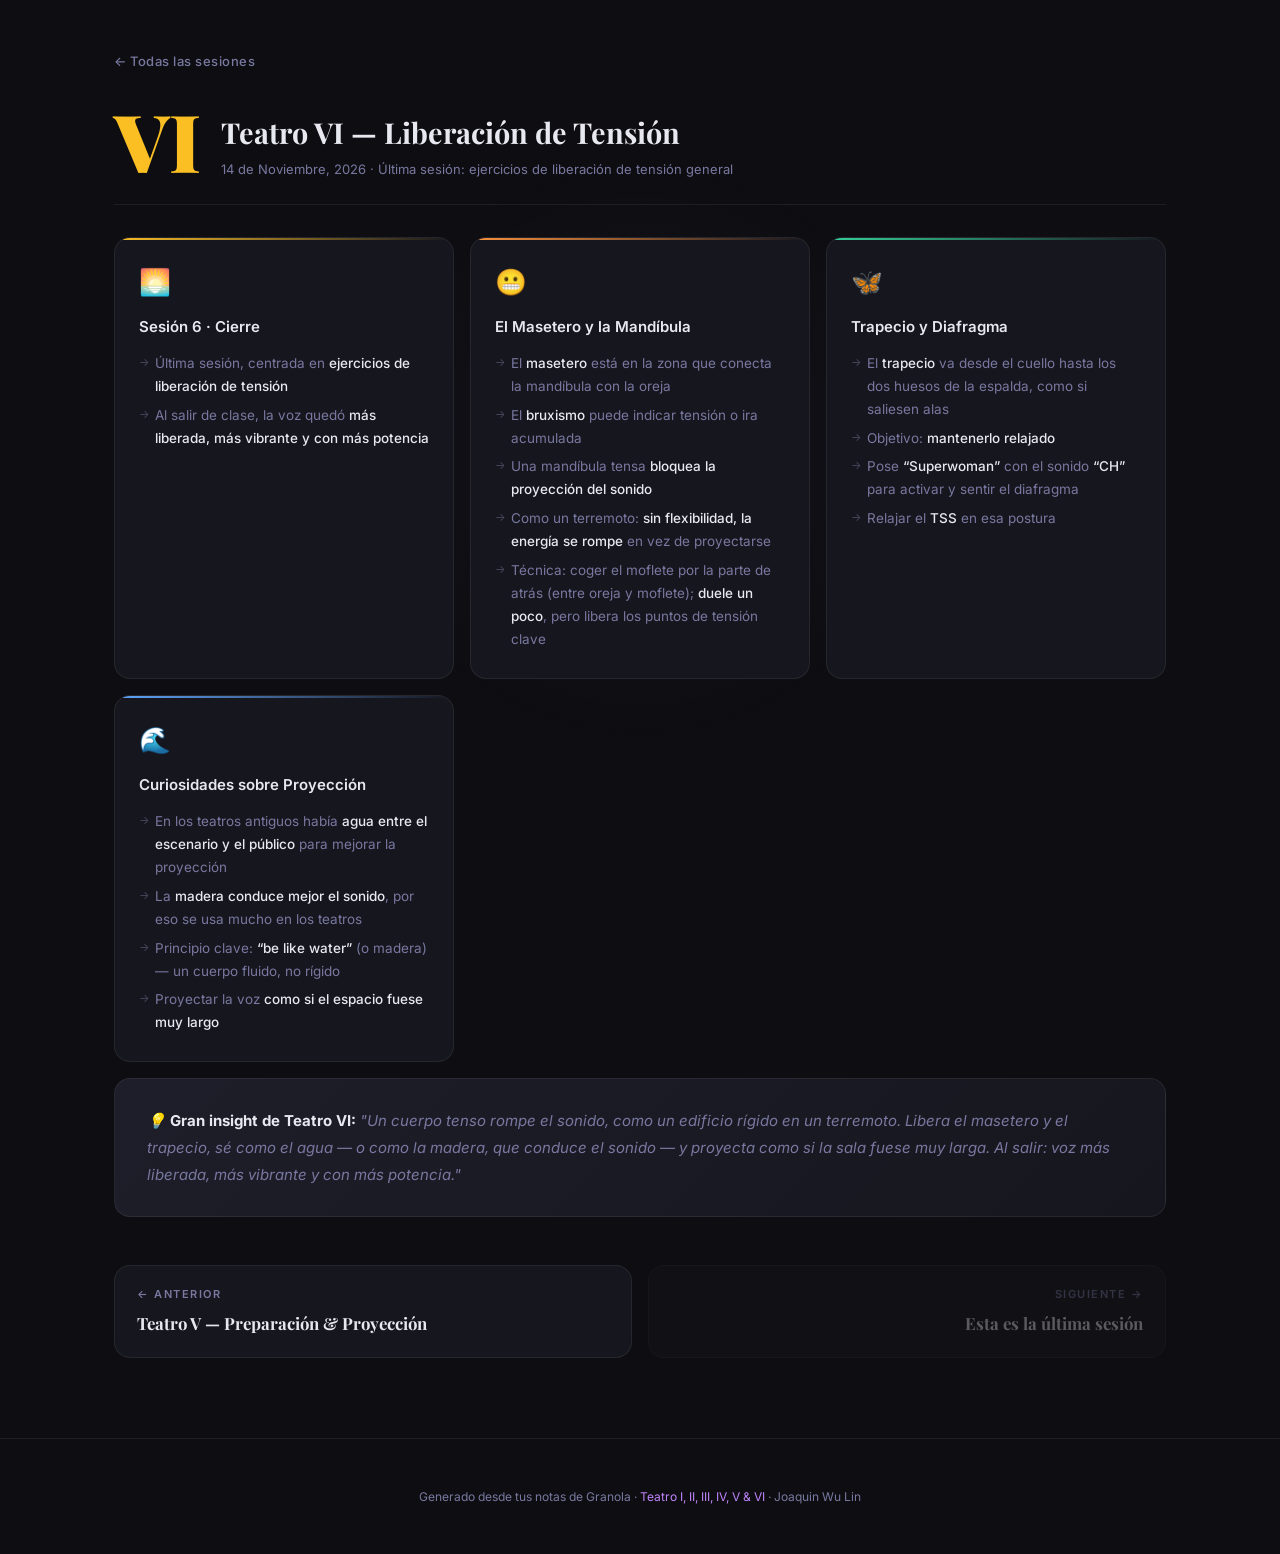
<file: sesion-6.html>
<!DOCTYPE html>
<html lang="es">
<head>
  <meta charset="UTF-8">
  <meta name="viewport" content="width=device-width, initial-scale=1.0">
  <title>Teatro VI — Liberación de Tensión</title>
  <link rel="preconnect" href="https://fonts.googleapis.com">
  <link rel="preconnect" href="https://fonts.gstatic.com" crossorigin>
  <link rel="stylesheet" href="https://fonts.googleapis.com/css2?family=Playfair+Display:wght@400;700;900&family=Inter:wght@300;400;500;600&display=swap">
  <link rel="stylesheet" href="styles.css?v=dca54229">
</head>
<body>

<div class="spotlight" id="spotlight"></div>

<section class="detail-page">
  <a class="page-nav" href="sesiones.html">← Todas las sesiones</a>
  <div class="session-block">
    <div class="session-header">
      <div class="session-roman vi">VI</div>
      <div class="session-meta">
        <h2>Teatro VI — Liberación de Tensión</h2>
        <p>14 de Noviembre, 2026 · Última sesión: ejercicios de liberación de tensión general</p>
      </div>
    </div>

    <div class="cards-grid">

      <div class="card gold">
        <span class="card-icon">🌅</span>
        <div class="card-title">Sesión 6 · Cierre</div>
        <div class="card-body">
          <ul>
            <li>Última sesión, centrada en <strong>ejercicios de liberación de tensión</strong></li>
            <li>Al salir de clase, la voz quedó <strong>más liberada, más vibrante y con más potencia</strong></li>
          </ul>
        </div>
      </div>

      <div class="card orange">
        <span class="card-icon">😬</span>
        <div class="card-title">El Masetero y la Mandíbula</div>
        <div class="card-body">
          <ul>
            <li>El <strong>masetero</strong> está en la zona que conecta la mandíbula con la oreja</li>
            <li>El <strong>bruxismo</strong> puede indicar tensión o ira acumulada</li>
            <li>Una mandíbula tensa <strong>bloquea la proyección del sonido</strong></li>
            <li>Como un terremoto: <strong>sin flexibilidad, la energía se rompe</strong> en vez de proyectarse</li>
            <li>Técnica: coger el moflete por la parte de atrás (entre oreja y moflete); <strong>duele un poco</strong>, pero libera los puntos de tensión clave</li>
          </ul>
        </div>
      </div>

      <div class="card green">
        <span class="card-icon">🦋</span>
        <div class="card-title">Trapecio y Diafragma</div>
        <div class="card-body">
          <ul>
            <li>El <strong>trapecio</strong> va desde el cuello hasta los dos huesos de la espalda, como si saliesen alas</li>
            <li>Objetivo: <strong>mantenerlo relajado</strong></li>
            <li>Pose <strong>“Superwoman”</strong> con el sonido <strong>“CH”</strong> para activar y sentir el diafragma</li>
            <li>Relajar el <strong>TSS</strong> en esa postura</li>
          </ul>
        </div>
      </div>

      <div class="card blue">
        <span class="card-icon">🌊</span>
        <div class="card-title">Curiosidades sobre Proyección</div>
        <div class="card-body">
          <ul>
            <li>En los teatros antiguos había <strong>agua entre el escenario y el público</strong> para mejorar la proyección</li>
            <li>La <strong>madera conduce mejor el sonido</strong>, por eso se usa mucho en los teatros</li>
            <li>Principio clave: <strong>“be like water”</strong> (o madera) — un cuerpo fluido, no rígido</li>
            <li>Proyectar la voz <strong>como si el espacio fuese muy largo</strong></li>
          </ul>
        </div>
      </div>

      <div class="highlight-card">
        💡 <strong>Gran insight de Teatro VI:</strong> "Un cuerpo tenso rompe el sonido, como un edificio rígido en un terremoto. Libera el masetero y el trapecio, sé como el agua — o como la madera, que conduce el sonido — y proyecta como si la sala fuese muy larga. Al salir: voz más liberada, más vibrante y con más potencia."
      </div>

    </div>
  </div>

  <nav class="session-pager">
    <a class="pager-link prev" href="sesion-5.html">
      <span class="pager-dir">← Anterior</span>
      <span class="pager-title">Teatro V — Preparación & Proyección</span>
    </a>
    <span class="pager-link next disabled">
      <span class="pager-dir">Siguiente →</span>
      <span class="pager-title">Esta es la última sesión</span>
    </span>
  </nav>
</section>

<footer>
  Generado desde tus notas de Granola · <span>Teatro I, II, III, IV, V & VI</span> · Joaquin Wu Lin
</footer>

<script>
  const spotlight = document.getElementById('spotlight');
  document.addEventListener('mousemove', e => {
    spotlight.style.setProperty('--mx', e.clientX + 'px');
    spotlight.style.setProperty('--my', e.clientY + 'px');
  });
</script>
</body>
</html>
</file>
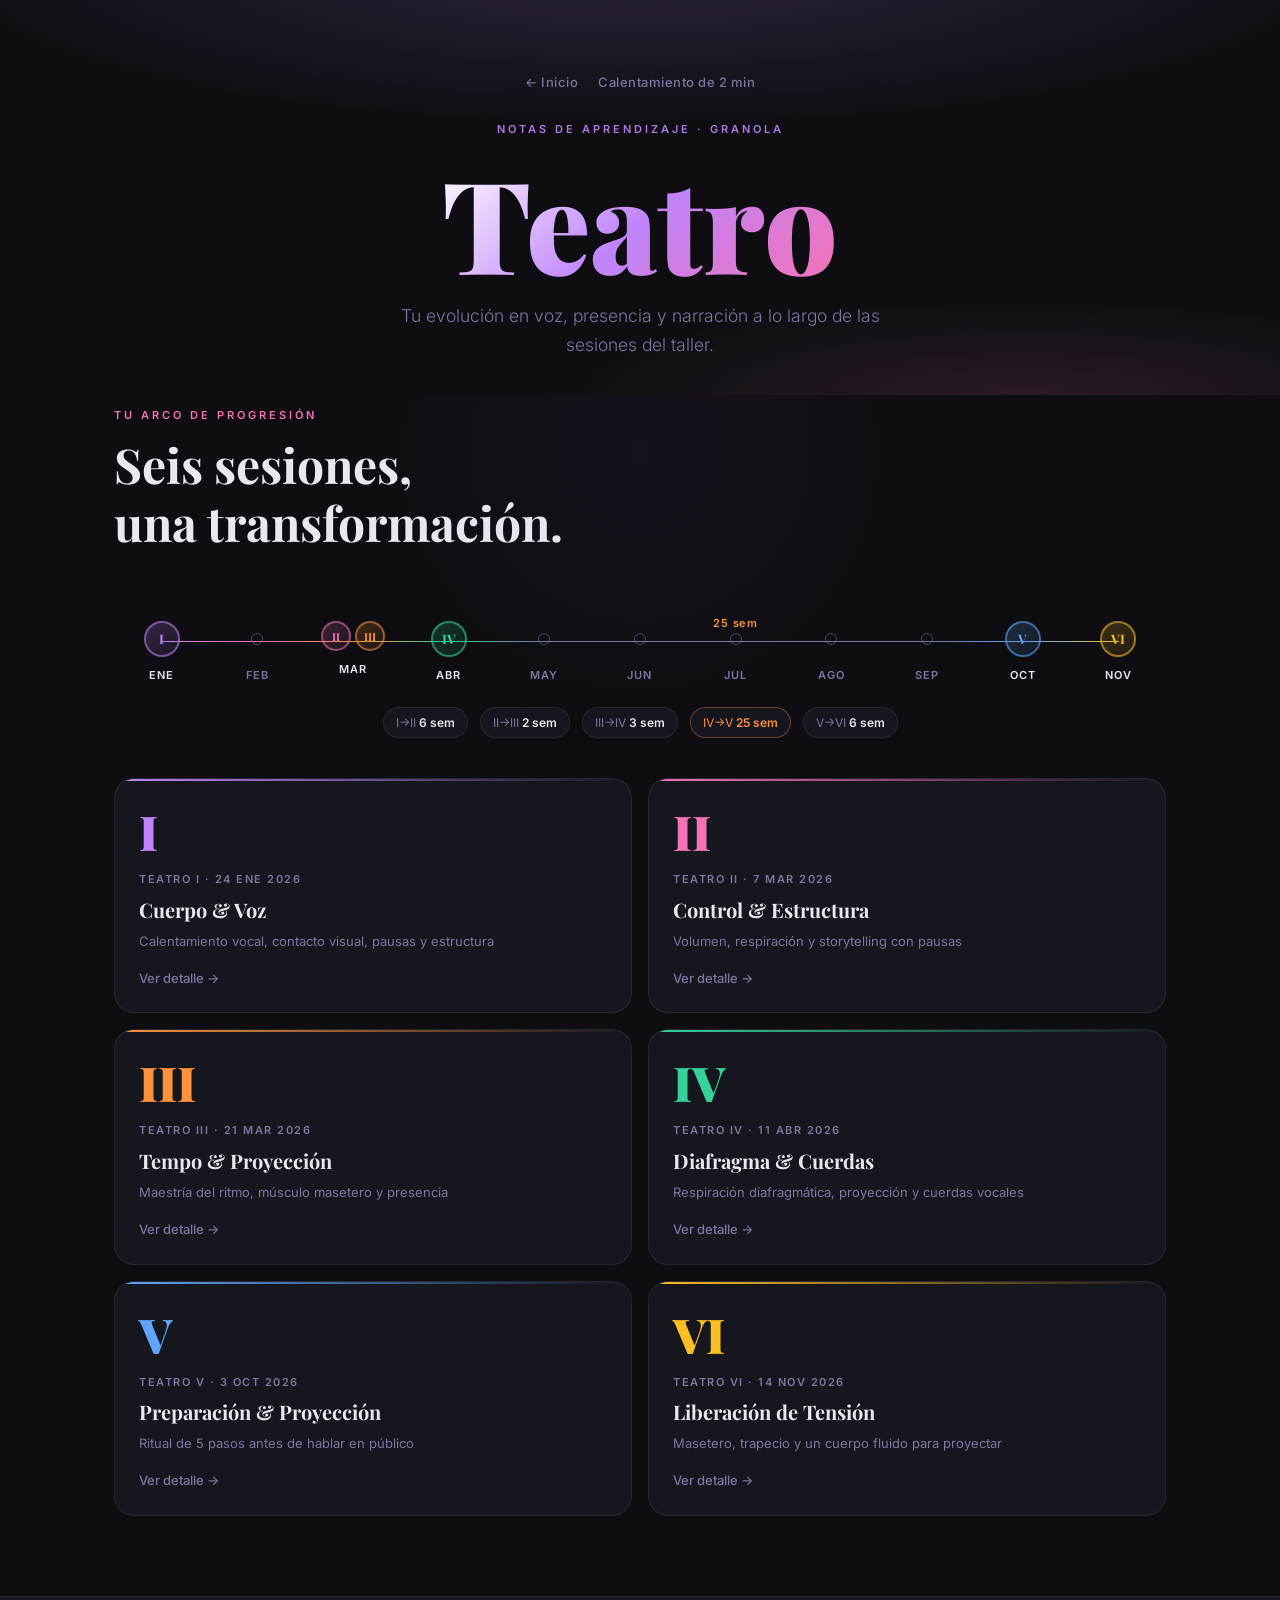
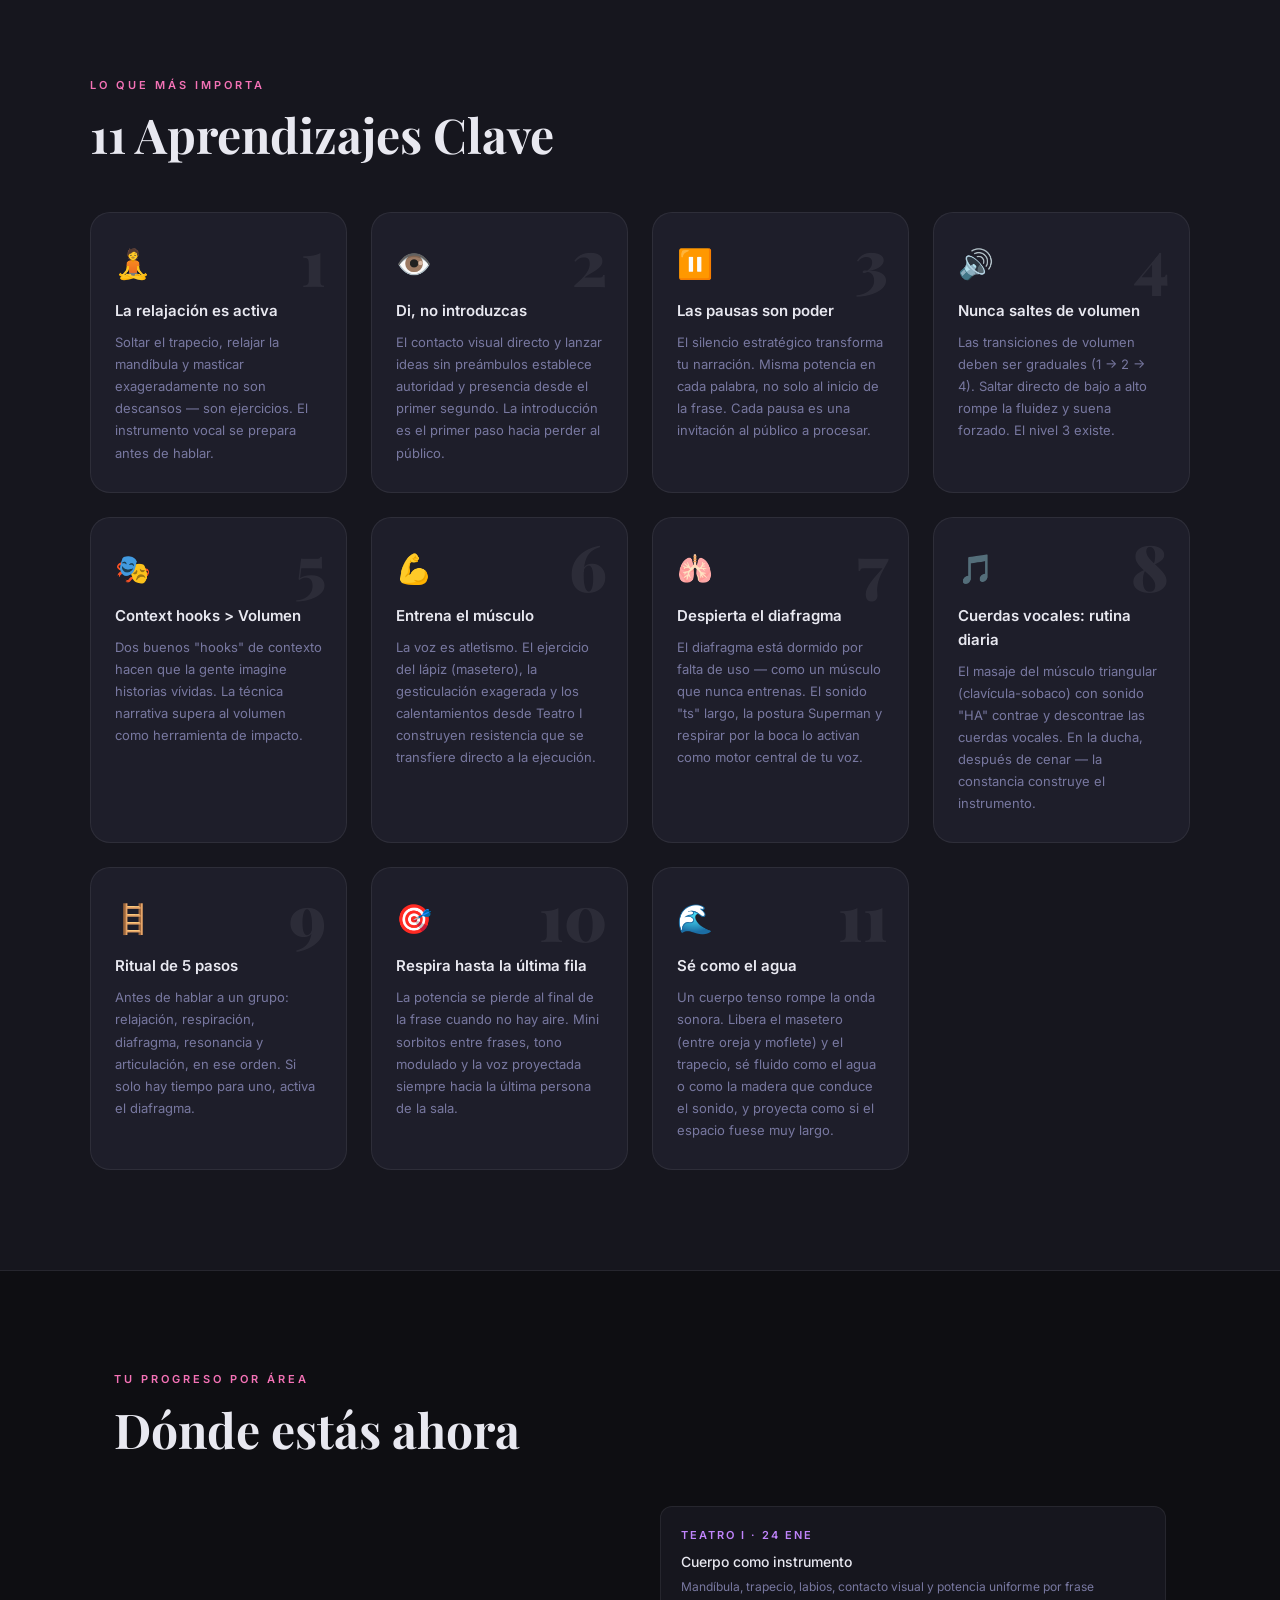
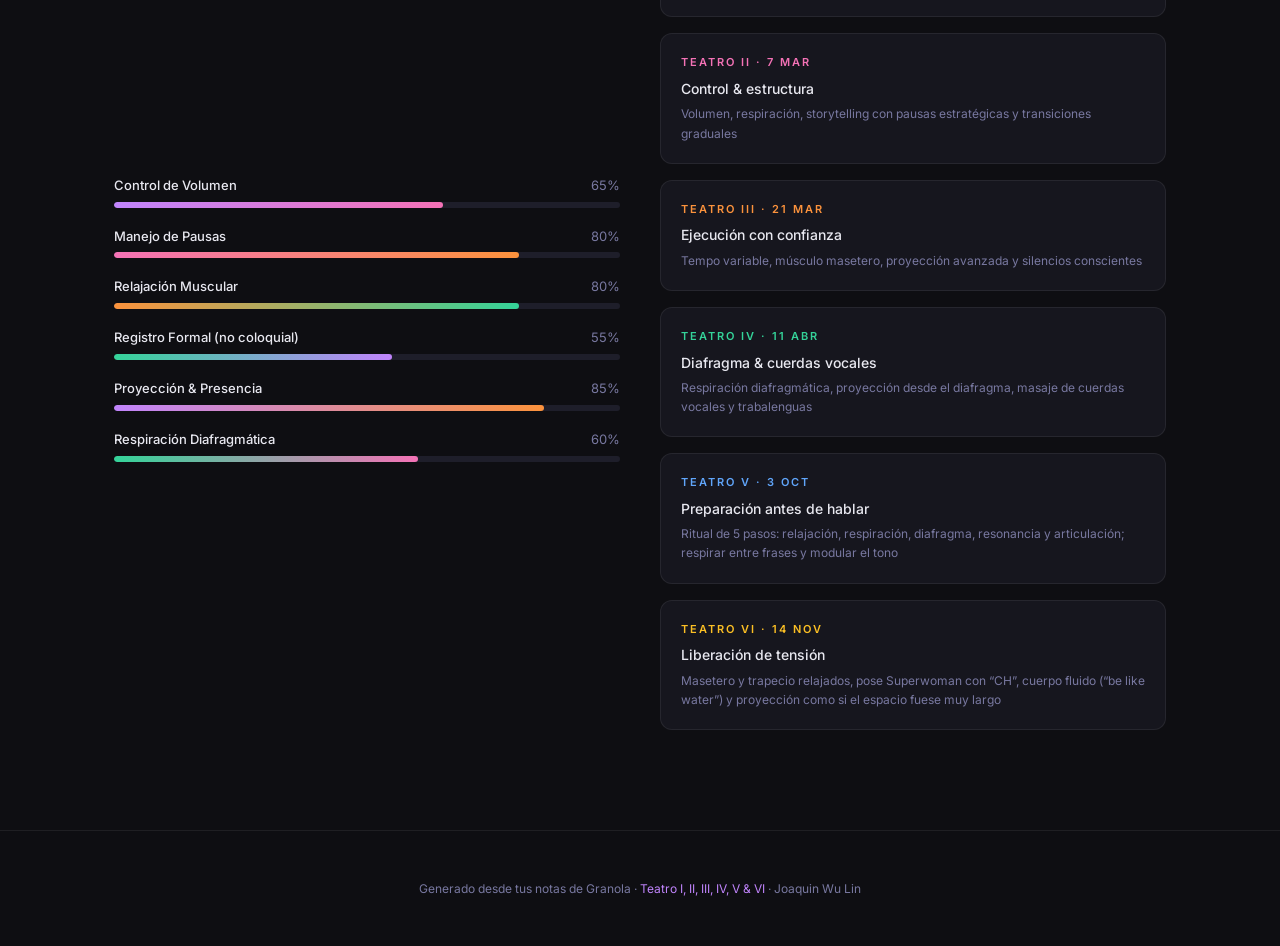
<file: sesiones.html>
<!DOCTYPE html>
<html lang="es">
<head>
  <meta charset="UTF-8">
  <meta name="viewport" content="width=device-width, initial-scale=1.0">
  <title>Teatro — Todas las sesiones</title>
  <link rel="preconnect" href="https://fonts.googleapis.com">
  <link rel="preconnect" href="https://fonts.gstatic.com" crossorigin>
  <link rel="stylesheet" href="https://fonts.googleapis.com/css2?family=Playfair+Display:wght@400;700;900&family=Inter:wght@300;400;500;600&display=swap">
  <link rel="stylesheet" href="styles.css?v=dca54229">
  <style>
    .top-links { display: flex; flex-wrap: wrap; justify-content: center; gap: 8px 20px; margin-bottom: 8px; }
    .top-links .page-nav { margin-bottom: 20px; }
  </style>
</head>
<body>

<div class="spotlight" id="spotlight"></div>

<section class="hero hero-compact">
  <div class="top-links">
    <a class="page-nav" href="index.html">← Inicio</a>
    <a class="page-nav" href="calentamiento.html">Calentamiento de 2 min</a>
  </div>
  <p class="hero-label">Notas de Aprendizaje · Granola</p>
  <h1>Teatro</h1>
  <p class="hero-sub">Tu evolución en voz, presencia y narración a lo largo de las sesiones del taller.</p>
</section>

<section class="pick-section">
  <p class="section-label">Tu arco de progresión</p>
  <h2 class="section-title">Seis sesiones,<br>una transformación.</h2>

  <div class="month-timeline" aria-label="Frecuencia de sesiones de enero a noviembre de 2026">
    <div class="timeline-scroll">
      <div class="timeline-track">
        <div class="tl-line" aria-hidden="true"></div>
        <p class="tl-span-gap" aria-hidden="true">25 sem</p>
        <ol class="timeline-months">
          <li class="tl-month has-session">
            <a class="tl-dot i" href="sesion-1.html" title="Teatro I · 24 Ene 2026">I</a>
            <span class="tl-name">Ene</span>
          </li>
          <li class="tl-month is-empty">
            <span class="tl-dot hollow" aria-hidden="true"></span>
            <span class="tl-name">Feb</span>
          </li>
          <li class="tl-month has-session has-two">
            <span class="tl-cluster">
              <a class="tl-dot ii" href="sesion-2.html" title="Teatro II · 7 Mar 2026">II</a>
              <a class="tl-dot iii" href="sesion-3.html" title="Teatro III · 21 Mar 2026">III</a>
            </span>
            <span class="tl-name">Mar</span>
          </li>
          <li class="tl-month has-session">
            <a class="tl-dot iv" href="sesion-4.html" title="Teatro IV · 11 Abr 2026">IV</a>
            <span class="tl-name">Abr</span>
          </li>
          <li class="tl-month is-empty">
            <span class="tl-dot hollow" aria-hidden="true"></span>
            <span class="tl-name">May</span>
          </li>
          <li class="tl-month is-empty">
            <span class="tl-dot hollow" aria-hidden="true"></span>
            <span class="tl-name">Jun</span>
          </li>
          <li class="tl-month is-empty">
            <span class="tl-dot hollow" aria-hidden="true"></span>
            <span class="tl-name">Jul</span>
          </li>
          <li class="tl-month is-empty">
            <span class="tl-dot hollow" aria-hidden="true"></span>
            <span class="tl-name">Ago</span>
          </li>
          <li class="tl-month is-empty">
            <span class="tl-dot hollow" aria-hidden="true"></span>
            <span class="tl-name">Sep</span>
          </li>
          <li class="tl-month has-session">
            <a class="tl-dot v" href="sesion-5.html" title="Teatro V · 3 Oct 2026">V</a>
            <span class="tl-name">Oct</span>
          </li>
          <li class="tl-month has-session">
            <a class="tl-dot vi" href="sesion-6.html" title="Teatro VI · 14 Nov 2026">VI</a>
            <span class="tl-name">Nov</span>
          </li>
        </ol>
      </div>
    </div>
    <ul class="timeline-intervals">
      <li>I→II <strong>6 sem</strong></li>
      <li>II→III <strong>2 sem</strong></li>
      <li>III→IV <strong>3 sem</strong></li>
      <li class="is-long">IV→V <strong>25 sem</strong></li>
      <li>V→VI <strong>6 sem</strong></li>
    </ul>
  </div>

  <div class="session-grid">
      <a class="session-pick i" href="sesion-1.html">
        <span class="pick-roman">I</span>
        <span class="pick-date">Teatro I · 24 Ene 2026</span>
        <span class="pick-theme">Cuerpo & Voz</span>
        <span class="pick-desc">Calentamiento vocal, contacto visual, pausas y estructura</span>
        <span class="pick-go">Ver detalle →</span>
      </a>
      <a class="session-pick ii" href="sesion-2.html">
        <span class="pick-roman">II</span>
        <span class="pick-date">Teatro II · 7 Mar 2026</span>
        <span class="pick-theme">Control & Estructura</span>
        <span class="pick-desc">Volumen, respiración y storytelling con pausas</span>
        <span class="pick-go">Ver detalle →</span>
      </a>
      <a class="session-pick iii" href="sesion-3.html">
        <span class="pick-roman">III</span>
        <span class="pick-date">Teatro III · 21 Mar 2026</span>
        <span class="pick-theme">Tempo & Proyección</span>
        <span class="pick-desc">Maestría del ritmo, músculo masetero y presencia</span>
        <span class="pick-go">Ver detalle →</span>
      </a>
      <a class="session-pick iv" href="sesion-4.html">
        <span class="pick-roman">IV</span>
        <span class="pick-date">Teatro IV · 11 Abr 2026</span>
        <span class="pick-theme">Diafragma & Cuerdas</span>
        <span class="pick-desc">Respiración diafragmática, proyección y cuerdas vocales</span>
        <span class="pick-go">Ver detalle →</span>
      </a>
      <a class="session-pick v" href="sesion-5.html">
        <span class="pick-roman">V</span>
        <span class="pick-date">Teatro V · 3 Oct 2026</span>
        <span class="pick-theme">Preparación & Proyección</span>
        <span class="pick-desc">Ritual de 5 pasos antes de hablar en público</span>
        <span class="pick-go">Ver detalle →</span>
      </a>
      <a class="session-pick vi" href="sesion-6.html">
        <span class="pick-roman">VI</span>
        <span class="pick-date">Teatro VI · 14 Nov 2026</span>
        <span class="pick-theme">Liberación de Tensión</span>
        <span class="pick-desc">Masetero, trapecio y un cuerpo fluido para proyectar</span>
        <span class="pick-go">Ver detalle →</span>
      </a>
  </div>
</section>

<!-- KEY INSIGHTS -->
<section class="insights-section">
  <div class="insights-inner">
    <p class="section-label">Lo que más importa</p>
    <h2 class="section-title">11 Aprendizajes Clave</h2>

    <div class="insights-grid">

      <div class="insight-item">
        <span class="insight-number">1</span>
        <span class="insight-emoji">🧘</span>
        <div class="insight-title">La relajación es activa</div>
        <div class="insight-text">Soltar el trapecio, relajar la mandíbula y masticar exageradamente no son descansos — son ejercicios. El instrumento vocal se prepara antes de hablar.</div>
      </div>

      <div class="insight-item">
        <span class="insight-number">2</span>
        <span class="insight-emoji">👁️</span>
        <div class="insight-title">Di, no introduzcas</div>
        <div class="insight-text">El contacto visual directo y lanzar ideas sin preámbulos establece autoridad y presencia desde el primer segundo. La introducción es el primer paso hacia perder al público.</div>
      </div>

      <div class="insight-item">
        <span class="insight-number">3</span>
        <span class="insight-emoji">⏸️</span>
        <div class="insight-title">Las pausas son poder</div>
        <div class="insight-text">El silencio estratégico transforma tu narración. Misma potencia en cada palabra, no solo al inicio de la frase. Cada pausa es una invitación al público a procesar.</div>
      </div>

      <div class="insight-item">
        <span class="insight-number">4</span>
        <span class="insight-emoji">🔊</span>
        <div class="insight-title">Nunca saltes de volumen</div>
        <div class="insight-text">Las transiciones de volumen deben ser graduales (1 → 2 → 4). Saltar directo de bajo a alto rompe la fluidez y suena forzado. El nivel 3 existe.</div>
      </div>

      <div class="insight-item">
        <span class="insight-number">5</span>
        <span class="insight-emoji">🎭</span>
        <div class="insight-title">Context hooks > Volumen</div>
        <div class="insight-text">Dos buenos "hooks" de contexto hacen que la gente imagine historias vívidas. La técnica narrativa supera al volumen como herramienta de impacto.</div>
      </div>

      <div class="insight-item">
        <span class="insight-number">6</span>
        <span class="insight-emoji">💪</span>
        <div class="insight-title">Entrena el músculo</div>
        <div class="insight-text">La voz es atletismo. El ejercicio del lápiz (masetero), la gesticulación exagerada y los calentamientos desde Teatro I construyen resistencia que se transfiere directo a la ejecución.</div>
      </div>

      <div class="insight-item">
        <span class="insight-number">7</span>
        <span class="insight-emoji">🫁</span>
        <div class="insight-title">Despierta el diafragma</div>
        <div class="insight-text">El diafragma está dormido por falta de uso — como un músculo que nunca entrenas. El sonido "ts" largo, la postura Superman y respirar por la boca lo activan como motor central de tu voz.</div>
      </div>

      <div class="insight-item">
        <span class="insight-number">8</span>
        <span class="insight-emoji">🎵</span>
        <div class="insight-title">Cuerdas vocales: rutina diaria</div>
        <div class="insight-text">El masaje del músculo triangular (clavícula-sobaco) con sonido "HA" contrae y descontrae las cuerdas vocales. En la ducha, después de cenar — la constancia construye el instrumento.</div>
      </div>

      <div class="insight-item">
        <span class="insight-number">9</span>
        <span class="insight-emoji">🪜</span>
        <div class="insight-title">Ritual de 5 pasos</div>
        <div class="insight-text">Antes de hablar a un grupo: relajación, respiración, diafragma, resonancia y articulación, en ese orden. Si solo hay tiempo para uno, activa el diafragma.</div>
      </div>

      <div class="insight-item">
        <span class="insight-number">10</span>
        <span class="insight-emoji">🎯</span>
        <div class="insight-title">Respira hasta la última fila</div>
        <div class="insight-text">La potencia se pierde al final de la frase cuando no hay aire. Mini sorbitos entre frases, tono modulado y la voz proyectada siempre hacia la última persona de la sala.</div>
      </div>

      <div class="insight-item">
        <span class="insight-number">11</span>
        <span class="insight-emoji">🌊</span>
        <div class="insight-title">Sé como el agua</div>
        <div class="insight-text">Un cuerpo tenso rompe la onda sonora. Libera el masetero (entre oreja y moflete) y el trapecio, sé fluido como el agua o como la madera que conduce el sonido, y proyecta como si el espacio fuese muy largo.</div>
      </div>

    </div>
  </div>
</section>

<!-- SKILL PROGRESSION -->
<section class="chart-section">
  <p class="section-label">Tu progreso por área</p>
  <h2 class="section-title">Dónde estás ahora</h2>

  <div class="radar-wrap">
    <div class="skill-bars">

      <div class="skill-row">
        <div class="skill-label">
          <span class="skill-name">Control de Volumen</span>
          <span class="skill-pct">65%</span>
        </div>
        <div class="bar-track"><div class="bar-fill v1"></div></div>
      </div>

      <div class="skill-row">
        <div class="skill-label">
          <span class="skill-name">Manejo de Pausas</span>
          <span class="skill-pct">80%</span>
        </div>
        <div class="bar-track"><div class="bar-fill v2"></div></div>
      </div>

      <div class="skill-row">
        <div class="skill-label">
          <span class="skill-name">Relajación Muscular</span>
          <span class="skill-pct">80%</span>
        </div>
        <div class="bar-track"><div class="bar-fill v3"></div></div>
      </div>

      <div class="skill-row">
        <div class="skill-label">
          <span class="skill-name">Registro Formal (no coloquial)</span>
          <span class="skill-pct">55%</span>
        </div>
        <div class="bar-track"><div class="bar-fill v4"></div></div>
      </div>

      <div class="skill-row">
        <div class="skill-label">
          <span class="skill-name">Proyección & Presencia</span>
          <span class="skill-pct">85%</span>
        </div>
        <div class="bar-track"><div class="bar-fill v5"></div></div>
      </div>

      <div class="skill-row">
        <div class="skill-label">
          <span class="skill-name">Respiración Diafragmática</span>
          <span class="skill-pct">60%</span>
        </div>
        <div class="bar-track"><div class="bar-fill v6"></div></div>
      </div>

    </div>

    <div class="chart-legend">
      <div class="legend-item">
        <div class="legend-session i">Teatro I · 24 Ene</div>
        <div class="legend-focus">Cuerpo como instrumento</div>
        <div class="legend-note">Mandíbula, trapecio, labios, contacto visual y potencia uniforme por frase</div>
      </div>
      <div class="legend-item">
        <div class="legend-session ii">Teatro II · 7 Mar</div>
        <div class="legend-focus">Control & estructura</div>
        <div class="legend-note">Volumen, respiración, storytelling con pausas estratégicas y transiciones graduales</div>
      </div>
      <div class="legend-item">
        <div class="legend-session iii">Teatro III · 21 Mar</div>
        <div class="legend-focus">Ejecución con confianza</div>
        <div class="legend-note">Tempo variable, músculo masetero, proyección avanzada y silencios conscientes</div>
      </div>
      <div class="legend-item">
        <div class="legend-session iv">Teatro IV · 11 Abr</div>
        <div class="legend-focus">Diafragma & cuerdas vocales</div>
        <div class="legend-note">Respiración diafragmática, proyección desde el diafragma, masaje de cuerdas vocales y trabalenguas</div>
      </div>
      <div class="legend-item">
        <div class="legend-session v">Teatro V · 3 Oct</div>
        <div class="legend-focus">Preparación antes de hablar</div>
        <div class="legend-note">Ritual de 5 pasos: relajación, respiración, diafragma, resonancia y articulación; respirar entre frases y modular el tono</div>
      </div>
      <div class="legend-item">
        <div class="legend-session vi">Teatro VI · 14 Nov</div>
        <div class="legend-focus">Liberación de tensión</div>
        <div class="legend-note">Masetero y trapecio relajados, pose Superwoman con “CH”, cuerpo fluido (“be like water”) y proyección como si el espacio fuese muy largo</div>
      </div>
    </div>
  </div>
</section>

<footer>
  Generado desde tus notas de Granola · <span>Teatro I, II, III, IV, V & VI</span> · Joaquin Wu Lin
</footer>

<script>
  const spotlight = document.getElementById('spotlight');
  document.addEventListener('mousemove', e => {
    spotlight.style.setProperty('--mx', e.clientX + 'px');
    spotlight.style.setProperty('--my', e.clientY + 'px');
  });

  const observer = new IntersectionObserver((entries) => {
    entries.forEach(e => {
      if (e.isIntersecting) {
        e.target.querySelectorAll('.bar-fill').forEach(bar => {
          bar.style.transform = 'scaleX(1)';
        });
      }
    });
  }, { threshold: 0.3 });

  const skillSection = document.querySelector('.chart-section');
  if (skillSection) observer.observe(skillSection);
</script>
</body>
</html>
</file>
<file: styles.css>
:root {
      --bg: #0e0e12;
      --surface: #16161e;
      --surface2: #1e1e2a;
      --accent1: #c084fc;
      --accent2: #f472b6;
      --accent3: #fb923c;
      --accent4: #34d399;
      --accent5: #60a5fa;
      --accent6: #fbbf24;
      --text: #e8e8f0;
      --muted: #7878a0;
      --border: rgba(255,255,255,0.07);
    }

    * { margin: 0; padding: 0; box-sizing: border-box; }

    body {
      background: var(--bg);
      color: var(--text);
      font-family: 'Inter', sans-serif;
      line-height: 1.6;
      overflow-x: hidden;
    }

    /* ── HERO ── */
    .hero {
      min-height: 100vh;
      display: flex;
      flex-direction: column;
      align-items: center;
      justify-content: center;
      text-align: center;
      padding: 60px 24px;
      position: relative;
      background:
        radial-gradient(ellipse 80% 60% at 50% -10%, rgba(192,132,252,0.18) 0%, transparent 70%),
        radial-gradient(ellipse 60% 40% at 80% 100%, rgba(244,114,182,0.12) 0%, transparent 60%),
        var(--bg);
    }

    .hero-label {
      font-size: 11px;
      font-weight: 600;
      letter-spacing: 3px;
      text-transform: uppercase;
      color: var(--accent1);
      margin-bottom: 20px;
      opacity: 0.9;
    }

    .hero h1 {
      font-family: 'Playfair Display', serif;
      font-size: clamp(3.5rem, 10vw, 8rem);
      font-weight: 900;
      line-height: 1;
      background: linear-gradient(135deg, #fff 0%, var(--accent1) 50%, var(--accent2) 100%);
      -webkit-background-clip: text;
      -webkit-text-fill-color: transparent;
      background-clip: text;
      margin-bottom: 16px;
    }

    .hero-sub {
      font-size: 1.1rem;
      color: var(--muted);
      font-weight: 300;
      max-width: 480px;
      margin: 0 auto 48px;
    }

    .session-pills {
      display: flex;
      gap: 12px;
      flex-wrap: wrap;
      justify-content: center;
      margin-bottom: 60px;
    }

    .pill {
      padding: 8px 20px;
      border-radius: 999px;
      font-size: 13px;
      font-weight: 500;
      border: 1px solid var(--border);
      background: var(--surface);
      color: var(--muted);
    }
    .pill.active { border-color: var(--accent1); color: var(--accent1); background: rgba(192,132,252,0.1); }

    .scroll-hint {
      position: absolute;
      bottom: 32px;
      left: 50%;
      transform: translateX(-50%);
      display: flex;
      flex-direction: column;
      align-items: center;
      gap: 8px;
      color: var(--muted);
      font-size: 11px;
      letter-spacing: 2px;
      text-transform: uppercase;
      animation: bounce 2s infinite;
    }
    .scroll-hint svg { opacity: 0.5; }

    @keyframes bounce {
      0%, 100% { transform: translateX(-50%) translateY(0); }
      50% { transform: translateX(-50%) translateY(6px); }
    }

    /* ── PROGRESS ARC ── */
    .arc-section {
      padding: 100px 24px;
      max-width: 1100px;
      margin: 0 auto;
    }

    .section-label {
      font-size: 11px;
      font-weight: 600;
      letter-spacing: 3px;
      text-transform: uppercase;
      color: var(--accent2);
      margin-bottom: 12px;
    }

    .section-title {
      font-family: 'Playfair Display', serif;
      font-size: clamp(2rem, 5vw, 3rem);
      font-weight: 700;
      margin-bottom: 48px;
      line-height: 1.2;
    }

    .progress-track {
      position: relative;
      display: grid;
      grid-template-columns: repeat(6, 1fr);
      gap: 2px;
    }

    .progress-track::before {
      content: '';
      position: absolute;
      top: 36px;
      left: 10%;
      right: 10%;
      height: 1px;
      background: linear-gradient(90deg, var(--accent1), var(--accent2), var(--accent3), var(--accent4), var(--accent5), var(--accent6));
      z-index: 0;
    }

    .prog-node {
      position: relative;
      display: flex;
      flex-direction: column;
      align-items: center;
      text-align: center;
      z-index: 1;
    }

    .prog-circle {
      width: 72px;
      height: 72px;
      border-radius: 50%;
      display: flex;
      align-items: center;
      justify-content: center;
      font-family: 'Playfair Display', serif;
      font-size: 1.4rem;
      font-weight: 700;
      margin-bottom: 16px;
      border: 2px solid transparent;
      position: relative;
    }

    .prog-circle.i {
      background: linear-gradient(135deg, rgba(192,132,252,0.15), rgba(192,132,252,0.05));
      border-color: rgba(192,132,252,0.4);
      color: var(--accent1);
    }
    .prog-circle.ii {
      background: linear-gradient(135deg, rgba(244,114,182,0.15), rgba(244,114,182,0.05));
      border-color: rgba(244,114,182,0.4);
      color: var(--accent2);
    }
    .prog-circle.iii {
      background: linear-gradient(135deg, rgba(251,146,60,0.15), rgba(251,146,60,0.05));
      border-color: rgba(251,146,60,0.4);
      color: var(--accent3);
    }
    .prog-circle.iv {
      background: linear-gradient(135deg, rgba(52,211,153,0.15), rgba(52,211,153,0.05));
      border-color: rgba(52,211,153,0.4);
      color: var(--accent4);
    }
    .prog-circle.v {
      background: linear-gradient(135deg, rgba(96,165,250,0.15), rgba(96,165,250,0.05));
      border-color: rgba(96,165,250,0.4);
      color: var(--accent5);
    }
    .prog-circle.vi {
      background: linear-gradient(135deg, rgba(251,191,36,0.15), rgba(251,191,36,0.05));
      border-color: rgba(251,191,36,0.4);
      color: var(--accent6);
    }

    .prog-date {
      font-size: 11px;
      color: var(--muted);
      letter-spacing: 1px;
      margin-bottom: 6px;
    }

    .prog-theme {
      font-size: 14px;
      font-weight: 500;
      color: var(--text);
      margin-bottom: 4px;
    }

    .prog-desc {
      font-size: 12px;
      color: var(--muted);
      max-width: 160px;
    }

    /* ── SESSION CARDS ── */
    .sessions-section {
      padding: 0 24px 100px;
      max-width: 1100px;
      margin: 0 auto;
    }

    .session-block {
      margin-bottom: 80px;
    }

    .session-header {
      display: flex;
      align-items: flex-end;
      gap: 20px;
      margin-bottom: 32px;
      padding-bottom: 24px;
      border-bottom: 1px solid var(--border);
    }

    .session-roman {
      font-family: 'Playfair Display', serif;
      font-size: 5rem;
      font-weight: 900;
      line-height: 1;
    }

    .session-roman.i { color: var(--accent1); }
    .session-roman.ii { color: var(--accent2); }
    .session-roman.iii { color: var(--accent3); }
    .session-roman.iv { color: var(--accent4); }
    .session-roman.v { color: var(--accent5); }
    .session-roman.vi { color: var(--accent6); }

    .session-meta h2 {
      font-family: 'Playfair Display', serif;
      font-size: 1.8rem;
      margin-bottom: 4px;
    }

    .session-meta p {
      color: var(--muted);
      font-size: 13px;
    }

    .cards-grid {
      display: grid;
      grid-template-columns: repeat(auto-fill, minmax(280px, 1fr));
      gap: 16px;
    }

    .card {
      background: var(--surface);
      border: 1px solid var(--border);
      border-radius: 16px;
      padding: 24px;
      transition: transform 0.2s, border-color 0.2s;
      position: relative;
      overflow: hidden;
    }

    .card:hover {
      transform: translateY(-3px);
      border-color: rgba(255,255,255,0.12);
    }

    .card::before {
      content: '';
      position: absolute;
      top: 0; left: 0; right: 0;
      height: 2px;
    }

    .card.pink::before { background: linear-gradient(90deg, var(--accent2), transparent); }
    .card.orange::before { background: linear-gradient(90deg, var(--accent3), transparent); }
    .card.purple::before { background: linear-gradient(90deg, var(--accent1), transparent); }
    .card.green::before { background: linear-gradient(90deg, var(--accent4), transparent); }
    .card.blue::before { background: linear-gradient(90deg, var(--accent5), transparent); }
    .card.gold::before { background: linear-gradient(90deg, var(--accent6), transparent); }

    .card-icon {
      font-size: 1.6rem;
      margin-bottom: 12px;
      display: block;
    }

    .card-title {
      font-weight: 600;
      font-size: 15px;
      margin-bottom: 10px;
      color: var(--text);
    }

    .card-body {
      font-size: 13.5px;
      color: var(--muted);
      line-height: 1.7;
    }

    .card-body ul {
      list-style: none;
      padding: 0;
    }

    .card-body ul li {
      padding: 3px 0;
      padding-left: 16px;
      position: relative;
    }

    .card-body ul li::before {
      content: '→';
      position: absolute;
      left: 0;
      font-size: 11px;
      color: inherit;
      opacity: 0.5;
      top: 4px;
    }

    .card-body strong {
      color: var(--text);
      font-weight: 500;
    }

    .highlight-card {
      grid-column: 1 / -1;
      background: linear-gradient(135deg, var(--surface2), var(--surface));
      padding: 28px 32px;
      border-radius: 16px;
      border: 1px solid var(--border);
      font-size: 15px;
      color: var(--muted);
      line-height: 1.8;
      font-style: italic;
    }

    .highlight-card strong {
      color: var(--text);
      font-style: normal;
    }

    /* ── KEY INSIGHTS ── */
    .insights-section {
      padding: 80px 24px 100px;
      background: var(--surface);
      border-top: 1px solid var(--border);
      border-bottom: 1px solid var(--border);
    }

    .insights-inner {
      max-width: 1100px;
      margin: 0 auto;
    }

    .insights-grid {
      display: grid;
      grid-template-columns: repeat(auto-fill, minmax(240px, 1fr));
      gap: 24px;
      margin-top: 48px;
    }

    .insight-item {
      position: relative;
      padding: 28px 24px;
      background: var(--surface2);
      border-radius: 20px;
      border: 1px solid var(--border);
    }

    .insight-number {
      font-family: 'Playfair Display', serif;
      font-size: 4rem;
      font-weight: 900;
      line-height: 1;
      opacity: 0.07;
      position: absolute;
      top: 16px;
      right: 20px;
    }

    .insight-emoji {
      font-size: 1.8rem;
      margin-bottom: 12px;
      display: block;
    }

    .insight-title {
      font-weight: 600;
      font-size: 15px;
      margin-bottom: 8px;
      color: var(--text);
    }

    .insight-text {
      font-size: 13px;
      color: var(--muted);
      line-height: 1.7;
    }

    /* ── PROGRESSION CHART ── */
    .chart-section {
      max-width: 1100px;
      margin: 0 auto;
      padding: 100px 24px;
    }

    .radar-wrap {
      display: grid;
      grid-template-columns: 1fr 1fr;
      gap: 40px;
      align-items: center;
      margin-top: 48px;
    }

    @media (max-width: 640px) {
      .radar-wrap { grid-template-columns: 1fr; }
    }

    .skill-bars {
      display: flex;
      flex-direction: column;
      gap: 18px;
    }

    .skill-row {
      display: flex;
      flex-direction: column;
      gap: 6px;
    }

    .skill-label {
      display: flex;
      justify-content: space-between;
      font-size: 13px;
    }

    .skill-name { color: var(--text); font-weight: 500; }
    .skill-pct { color: var(--muted); }

    .bar-track {
      height: 6px;
      background: var(--surface2);
      border-radius: 999px;
      overflow: hidden;
    }

    .bar-fill {
      height: 100%;
      border-radius: 999px;
      animation: grow 1.2s ease-out forwards;
      transform-origin: left;
    }

    @keyframes grow {
      from { transform: scaleX(0); }
      to { transform: scaleX(1); }
    }

    .bar-fill.v1 { width: 65%; background: linear-gradient(90deg, var(--accent1), var(--accent2)); animation-delay: 0.1s; }
    .bar-fill.v2 { width: 80%; background: linear-gradient(90deg, var(--accent2), var(--accent3)); animation-delay: 0.2s; }
    .bar-fill.v3 { width: 80%; background: linear-gradient(90deg, var(--accent3), var(--accent4)); animation-delay: 0.3s; }
    .bar-fill.v4 { width: 55%; background: linear-gradient(90deg, var(--accent4), var(--accent1)); animation-delay: 0.4s; }
    .bar-fill.v5 { width: 85%; background: linear-gradient(90deg, var(--accent1), var(--accent3)); animation-delay: 0.5s; }
    .bar-fill.v6 { width: 60%; background: linear-gradient(90deg, var(--accent4), var(--accent2)); animation-delay: 0.6s; }

    .chart-legend {
      display: flex;
      flex-direction: column;
      gap: 16px;
    }

    .legend-item {
      padding: 20px;
      background: var(--surface);
      border-radius: 12px;
      border: 1px solid var(--border);
    }

    .legend-session {
      font-size: 11px;
      letter-spacing: 2px;
      text-transform: uppercase;
      margin-bottom: 6px;
      font-weight: 600;
    }

    .legend-session.i { color: var(--accent1); }
    .legend-session.ii { color: var(--accent2); }
    .legend-session.iii { color: var(--accent3); }
    .legend-session.iv { color: var(--accent4); }
    .legend-session.v { color: var(--accent5); }
    .legend-session.vi { color: var(--accent6); }

    .legend-focus {
      font-size: 14px;
      font-weight: 500;
      color: var(--text);
      margin-bottom: 4px;
    }

    .legend-note {
      font-size: 12px;
      color: var(--muted);
    }

    /* ── FOOTER ── */
    footer {
      text-align: center;
      padding: 48px 24px;
      color: var(--muted);
      font-size: 12px;
      border-top: 1px solid var(--border);
    }

    footer span {
      color: var(--accent1);
    }

    /* ── UTILS ── */
    @media (max-width: 900px) {
      .progress-track { grid-template-columns: repeat(3, 1fr); gap: 24px; }
      .progress-track::before { display: none; }
    }

    @media (max-width: 640px) {
      .progress-track { grid-template-columns: 1fr; gap: 24px; }
      .progress-track::before { display: none; }
      .cards-grid { grid-template-columns: 1fr; }
      .session-header { flex-direction: column; align-items: flex-start; gap: 8px; }
    }

    /* Subtle animated spotlight */
    .spotlight {
      pointer-events: none;
      position: fixed;
      top: 0; left: 0;
      width: 100vw; height: 100vh;
      z-index: 0;
      background: radial-gradient(600px circle at var(--mx, 50%) var(--my, 50%), rgba(192,132,252,0.04), transparent 50%);
      transition: background 0.1s;
    }

    /* ── PAGE NAV ── */
    .page-nav {
      display: inline-block;
      font-size: 13px;
      font-weight: 500;
      color: var(--muted);
      text-decoration: none;
      letter-spacing: 0.5px;
      margin-bottom: 28px;
      transition: color 0.2s;
    }
    .page-nav:hover { color: var(--text); }

    .hero-compact {
      min-height: 0;
      padding: 72px 24px 36px;
    }
    .hero-compact .hero-sub { margin-bottom: 0; }

    /* ── NOW / ACTION DASHBOARD ── */
    .now-section {
      padding: 24px 24px 80px;
    }

    .now-inner {
      max-width: 1100px;
      margin: 0 auto;
      display: flex;
      flex-direction: column;
      align-items: stretch;
    }

    .now-grid {
      display: grid;
      grid-template-columns: 1fr 1fr;
      gap: 20px;
    }

    .now-card {
      background: var(--surface);
      border: 1px solid var(--border);
      border-radius: 20px;
      padding: 32px 28px 28px;
      position: relative;
      overflow: hidden;
    }

    .now-card::before {
      content: '';
      position: absolute;
      top: 0; left: 0; right: 0;
      height: 2px;
    }

    .now-card.working::before {
      background: linear-gradient(90deg, var(--accent6), var(--accent3), transparent);
    }
    .now-card.done::before {
      background: linear-gradient(90deg, var(--accent4), var(--accent5), transparent);
    }

    .now-kicker {
      font-size: 11px;
      font-weight: 600;
      letter-spacing: 2.5px;
      text-transform: uppercase;
      margin-bottom: 10px;
    }
    .now-card.working .now-kicker { color: var(--accent6); }
    .now-card.done .now-kicker { color: var(--accent4); }

    .now-card h2 {
      font-family: 'Playfair Display', serif;
      font-size: clamp(1.4rem, 3vw, 1.85rem);
      font-weight: 700;
      line-height: 1.25;
      margin-bottom: 24px;
      color: var(--text);
    }

    .now-list {
      list-style: none;
      padding: 0;
      margin: 0;
      display: flex;
      flex-direction: column;
      gap: 20px;
      counter-reset: now-item;
    }

    .now-list li {
      padding-left: 44px;
      position: relative;
      counter-increment: now-item;
    }

    .now-list li::before {
      content: counter(now-item);
      position: absolute;
      left: 0;
      top: 0;
      width: 28px;
      height: 28px;
      border-radius: 50%;
      display: flex;
      align-items: center;
      justify-content: center;
      font-family: 'Playfair Display', serif;
      font-weight: 700;
      font-size: 14px;
    }

    .now-card.working .now-list li::before {
      background: rgba(251,191,36,0.12);
      color: var(--accent6);
      border: 1px solid rgba(251,191,36,0.35);
    }
    .now-card.done .now-list li::before {
      background: rgba(52,211,153,0.12);
      color: var(--accent4);
      border: 1px solid rgba(52,211,153,0.35);
    }

    .now-list strong {
      display: block;
      font-size: 15px;
      font-weight: 600;
      color: var(--text);
      margin-bottom: 6px;
    }

    .now-list p {
      font-size: 13.5px;
      color: var(--muted);
      line-height: 1.7;
      margin: 0;
    }

    .cta-button {
      display: inline-flex;
      align-items: center;
      justify-content: center;
      align-self: center;
      margin-top: 40px;
      padding: 14px 28px;
      border-radius: 999px;
      background: linear-gradient(135deg, rgba(192,132,252,0.18), rgba(244,114,182,0.12));
      border: 1px solid rgba(192,132,252,0.45);
      color: var(--text);
      font-size: 15px;
      font-weight: 500;
      text-decoration: none;
      letter-spacing: 0.2px;
      transition: transform 0.2s, border-color 0.2s, background 0.2s;
    }
    .cta-button:hover {
      transform: translateY(-2px);
      border-color: var(--accent1);
      background: linear-gradient(135deg, rgba(192,132,252,0.28), rgba(244,114,182,0.18));
    }

    @media (max-width: 720px) {
      .now-grid { grid-template-columns: 1fr; }
    }

    /* ── SESSION PICKER GRID ── */
    .pick-section {
      padding: 12px 24px 80px;
      max-width: 1100px;
      margin: 0 auto;
    }

    .session-grid {
      display: grid;
      grid-template-columns: repeat(2, 1fr);
      gap: 16px;
    }

    a.session-pick {
      display: flex;
      flex-direction: column;
      text-decoration: none;
      color: inherit;
      background: var(--surface);
      border: 1px solid var(--border);
      border-radius: 20px;
      padding: 28px 24px 24px;
      position: relative;
      overflow: hidden;
      transition: transform 0.2s, border-color 0.2s;
      min-height: 200px;
    }
    a.session-pick:hover,
    a.session-pick:focus-visible {
      transform: translateY(-3px);
      border-color: rgba(255,255,255,0.16);
      outline: none;
    }

    a.session-pick::before {
      content: '';
      position: absolute;
      top: 0; left: 0; right: 0;
      height: 2px;
    }
    a.session-pick.i::before { background: linear-gradient(90deg, var(--accent1), transparent); }
    a.session-pick.ii::before { background: linear-gradient(90deg, var(--accent2), transparent); }
    a.session-pick.iii::before { background: linear-gradient(90deg, var(--accent3), transparent); }
    a.session-pick.iv::before { background: linear-gradient(90deg, var(--accent4), transparent); }
    a.session-pick.v::before { background: linear-gradient(90deg, var(--accent5), transparent); }
    a.session-pick.vi::before { background: linear-gradient(90deg, var(--accent6), transparent); }

    .pick-roman {
      font-family: 'Playfair Display', serif;
      font-size: 3rem;
      font-weight: 900;
      line-height: 1;
      margin-bottom: 16px;
    }
    a.session-pick.i .pick-roman { color: var(--accent1); }
    a.session-pick.ii .pick-roman { color: var(--accent2); }
    a.session-pick.iii .pick-roman { color: var(--accent3); }
    a.session-pick.iv .pick-roman { color: var(--accent4); }
    a.session-pick.v .pick-roman { color: var(--accent5); }
    a.session-pick.vi .pick-roman { color: var(--accent6); }

    .pick-date {
      font-size: 11px;
      letter-spacing: 1.5px;
      text-transform: uppercase;
      color: var(--muted);
      margin-bottom: 8px;
      font-weight: 600;
    }

    .pick-theme {
      font-family: 'Playfair Display', serif;
      font-size: 1.25rem;
      font-weight: 700;
      color: var(--text);
      margin-bottom: 8px;
      line-height: 1.3;
    }

    .pick-desc {
      font-size: 13px;
      color: var(--muted);
      line-height: 1.6;
      margin-top: auto;
    }

    .pick-go {
      margin-top: 16px;
      font-size: 13px;
      font-weight: 500;
      color: var(--muted);
    }
    a.session-pick:hover .pick-go { color: var(--text); }

    /* ── SESSION DETAIL ── */
    .detail-page {
      padding: 48px 24px 80px;
      max-width: 1100px;
      margin: 0 auto;
      position: relative;
      z-index: 1;
    }

    .detail-page .session-block { margin-bottom: 48px; }

    .session-pager {
      display: grid;
      grid-template-columns: 1fr 1fr;
      gap: 16px;
      margin-top: 8px;
    }

    .pager-link {
      display: flex;
      flex-direction: column;
      gap: 6px;
      padding: 20px 22px;
      background: var(--surface);
      border: 1px solid var(--border);
      border-radius: 16px;
      text-decoration: none;
      color: inherit;
      transition: transform 0.2s, border-color 0.2s;
    }
    a.pager-link:hover,
    a.pager-link:focus-visible {
      transform: translateY(-2px);
      border-color: rgba(255,255,255,0.16);
      outline: none;
    }
    .pager-link.next { text-align: right; }
    .pager-link.disabled {
      opacity: 0.35;
      pointer-events: none;
    }

    .pager-dir {
      font-size: 11px;
      font-weight: 600;
      letter-spacing: 1.5px;
      text-transform: uppercase;
      color: var(--muted);
    }
    .pager-title {
      font-family: 'Playfair Display', serif;
      font-size: 1.05rem;
      font-weight: 700;
      color: var(--text);
    }

    @media (max-width: 900px) {
      .session-grid { grid-template-columns: repeat(2, 1fr); }
    }

    @media (max-width: 640px) {
      .session-grid { grid-template-columns: 1fr; }
      .session-pager { grid-template-columns: 1fr; }
      .pager-link.next { text-align: left; }
    }

    /* ── MONTH TIMELINE ── */
    .month-timeline {
      margin: 0 0 40px;
    }

    .timeline-scroll {
      overflow-x: auto;
      -webkit-overflow-scrolling: touch;
      padding: 22px 0 4px;
    }

    .timeline-track {
      position: relative;
      min-width: 680px;
    }

    .tl-line {
      position: absolute;
      top: 20px;
      left: 4.5%;
      right: 4.5%;
      height: 1px;
      background: linear-gradient(90deg, var(--accent1), var(--accent2), var(--accent3), var(--accent4), var(--muted), var(--muted), var(--muted), var(--muted), var(--muted), var(--accent5), var(--accent6));
      z-index: 0;
      pointer-events: none;
    }

    .tl-span-gap {
      position: absolute;
      top: -6px;
      left: 36.36%; /* start of May = 4/11 */
      width: 45.45%; /* May–Sep = 5/11 */
      text-align: center;
      font-size: 11px;
      font-weight: 600;
      letter-spacing: 0.8px;
      color: var(--accent3);
      z-index: 1;
      pointer-events: none;
    }

    .timeline-months {
      list-style: none;
      margin: 0;
      padding: 0;
      display: grid;
      grid-template-columns: repeat(11, 1fr);
      position: relative;
      z-index: 1;
    }

    .tl-month {
      display: flex;
      flex-direction: column;
      align-items: center;
      text-align: center;
      gap: 10px;
    }

    .tl-dot {
      width: 36px;
      height: 36px;
      border-radius: 50%;
      display: flex;
      align-items: center;
      justify-content: center;
      font-family: 'Playfair Display', serif;
      font-size: 13px;
      font-weight: 700;
      text-decoration: none;
      border: 2px solid transparent;
      box-sizing: border-box;
      transition: transform 0.2s, border-color 0.2s;
    }
    a.tl-dot:hover,
    a.tl-dot:focus-visible {
      transform: scale(1.08);
      outline: none;
    }

    .tl-dot.i {
      background: linear-gradient(135deg, rgba(192,132,252,0.2), rgba(192,132,252,0.08));
      border-color: rgba(192,132,252,0.55);
      color: var(--accent1);
    }
    .tl-dot.ii {
      background: linear-gradient(135deg, rgba(244,114,182,0.2), rgba(244,114,182,0.08));
      border-color: rgba(244,114,182,0.55);
      color: var(--accent2);
    }
    .tl-dot.iii {
      background: linear-gradient(135deg, rgba(251,146,60,0.2), rgba(251,146,60,0.08));
      border-color: rgba(251,146,60,0.55);
      color: var(--accent3);
    }
    .tl-dot.iv {
      background: linear-gradient(135deg, rgba(52,211,153,0.2), rgba(52,211,153,0.08));
      border-color: rgba(52,211,153,0.55);
      color: var(--accent4);
    }
    .tl-dot.v {
      background: linear-gradient(135deg, rgba(96,165,250,0.2), rgba(96,165,250,0.08));
      border-color: rgba(96,165,250,0.55);
      color: var(--accent5);
    }
    .tl-dot.vi {
      background: linear-gradient(135deg, rgba(251,191,36,0.2), rgba(251,191,36,0.08));
      border-color: rgba(251,191,36,0.55);
      color: var(--accent6);
    }

    .tl-dot.hollow {
      width: 12px;
      height: 12px;
      margin: 12px 0;
      border: 1.5px solid rgba(120,120,160,0.55);
      background: transparent;
    }

    .tl-cluster {
      display: flex;
      align-items: center;
      justify-content: center;
      gap: 4px;
    }
    .tl-cluster .tl-dot {
      width: 30px;
      height: 30px;
      font-size: 11px;
    }

    .tl-name {
      font-size: 11px;
      font-weight: 600;
      letter-spacing: 1px;
      text-transform: uppercase;
      color: var(--muted);
    }
    .tl-month.has-session .tl-name { color: var(--text); }

    .timeline-intervals {
      list-style: none;
      margin: 18px 0 0;
      padding: 0;
      display: flex;
      flex-wrap: wrap;
      justify-content: center;
      gap: 8px 12px;
    }
    .timeline-intervals li {
      font-size: 12px;
      color: var(--muted);
      background: var(--surface);
      border: 1px solid var(--border);
      border-radius: 999px;
      padding: 5px 12px;
    }
    .timeline-intervals li strong { color: var(--text); font-weight: 600; }
    .timeline-intervals li.is-long {
      border-color: rgba(251,146,60,0.35);
      color: var(--accent3);
    }
    .timeline-intervals li.is-long strong { color: var(--accent3); }

    @media (max-width: 640px) {
      .month-timeline { margin-bottom: 32px; }
      .timeline-scroll { padding-top: 18px; }
      .timeline-track { min-width: 0; }
      .tl-line { top: 12px; }
      .tl-dot { width: 24px; height: 24px; font-size: 9px; }
      .tl-dot.hollow { width: 7px; height: 7px; margin: 8.5px 0; }
      .tl-cluster { gap: 0; }
      .tl-cluster .tl-dot { width: 20px; height: 20px; font-size: 8px; }
      .tl-cluster .tl-dot + .tl-dot { margin-left: -4px; }
      .tl-name { font-size: 8px; letter-spacing: 0; }
      .tl-span-gap { font-size: 9px; top: -4px; }
      .timeline-intervals { gap: 6px 8px; }
      .timeline-intervals li { font-size: 11px; padding: 4px 10px; }
    }
</file>
